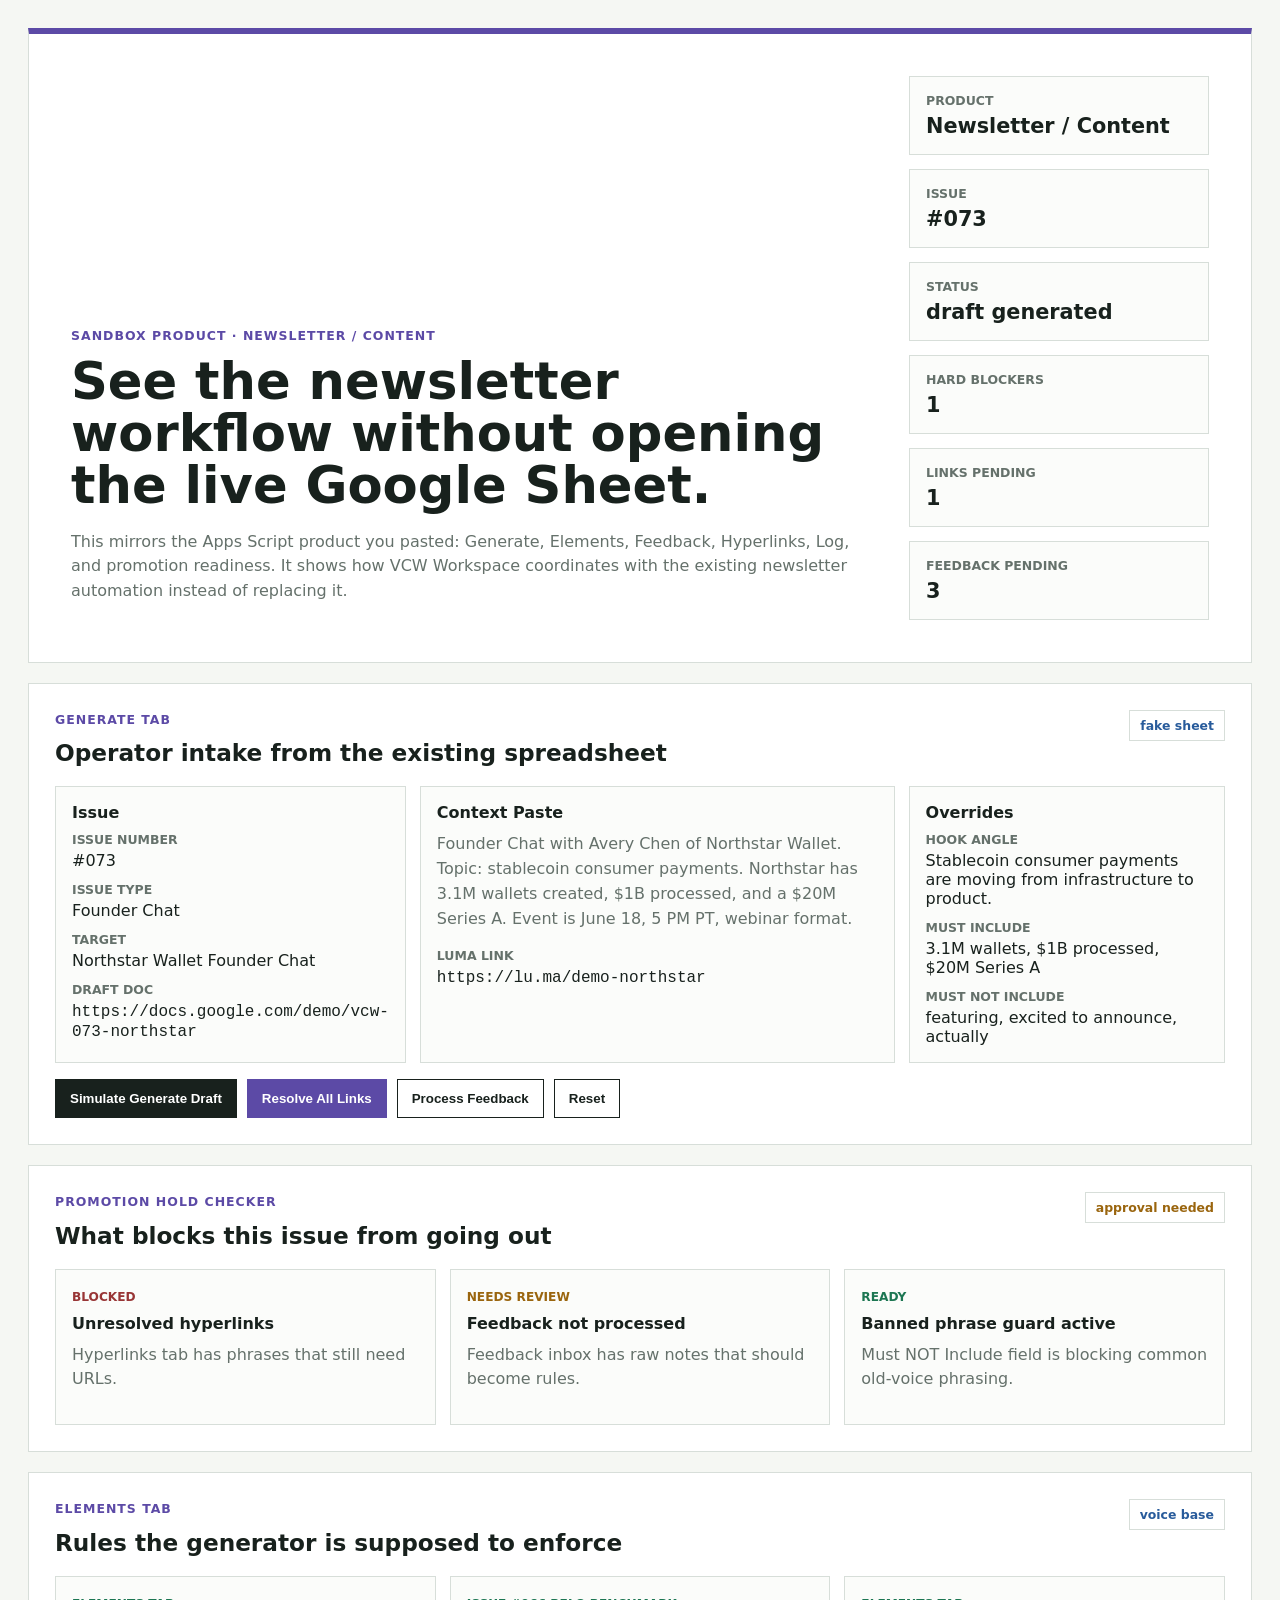
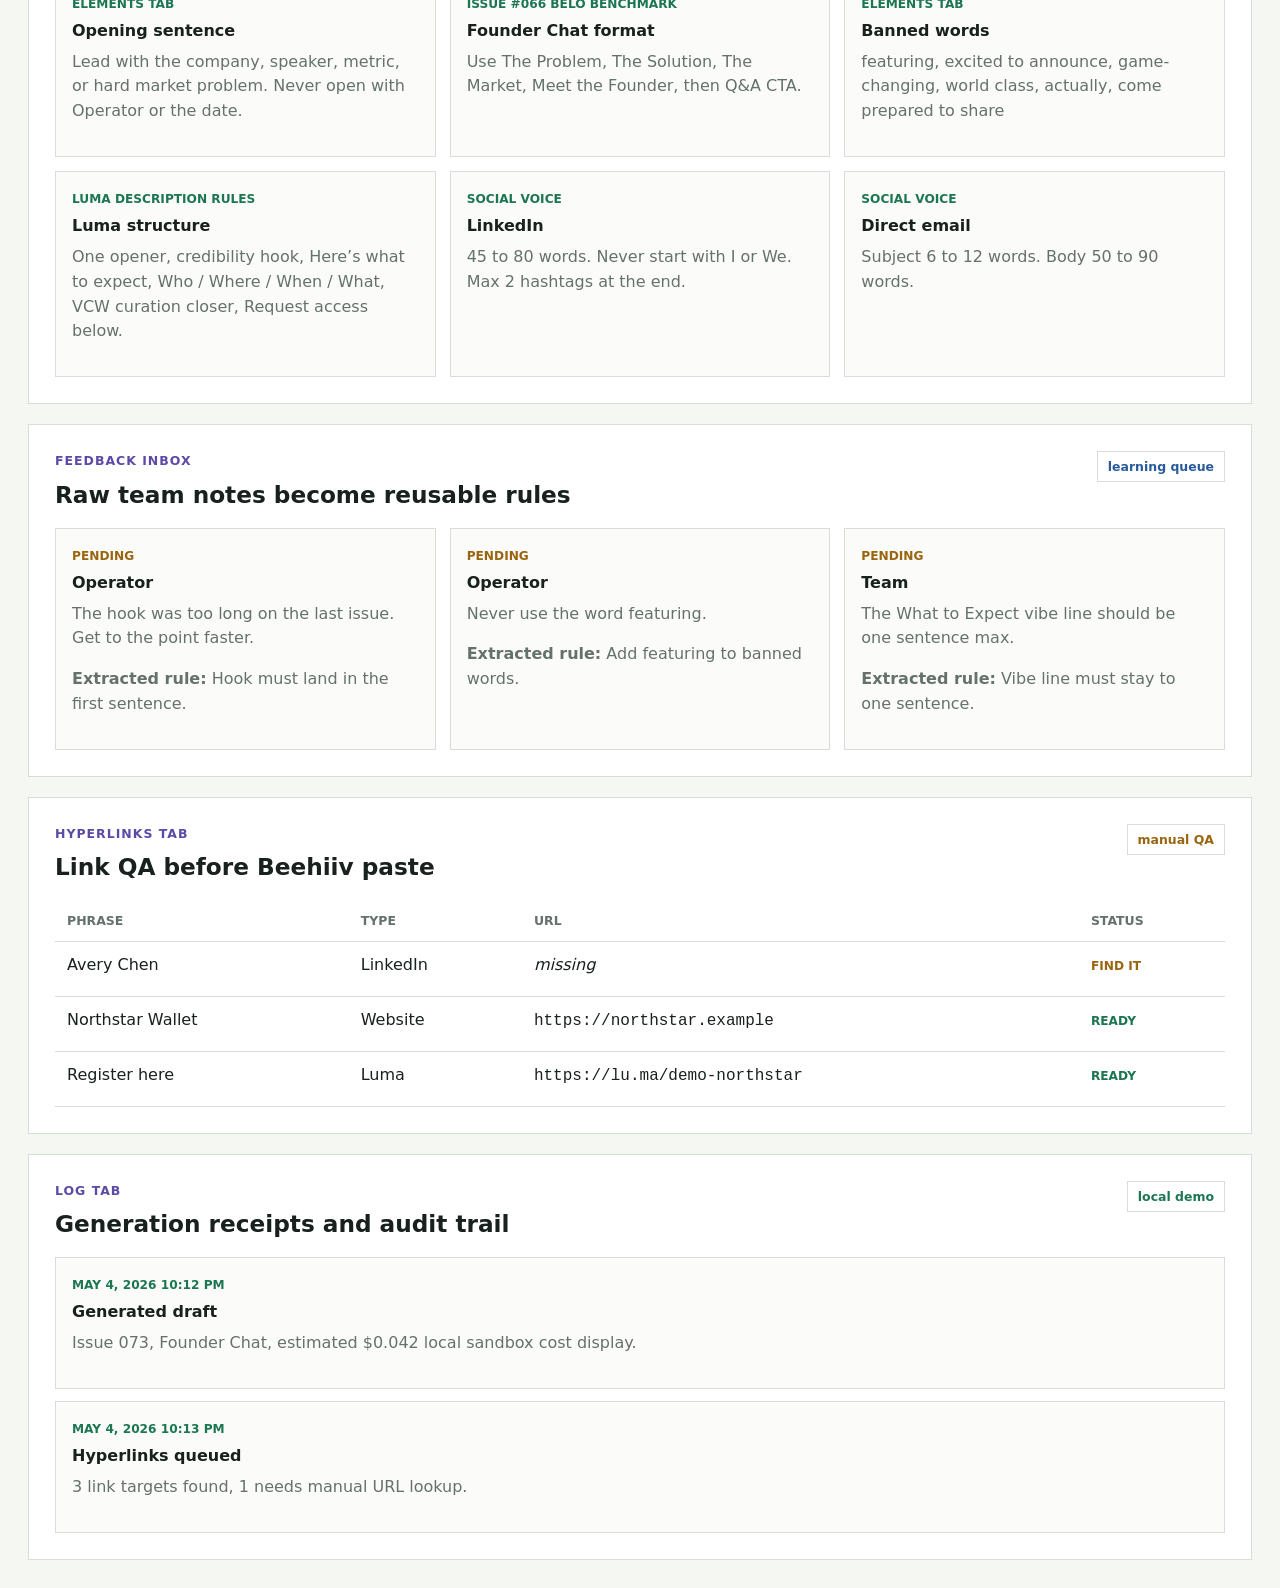
<file: embeds/sandbox/demo/newsletter-console.html>
<!doctype html>
<html lang="en">
  <head>
    <meta charset="utf-8">
    <meta name="viewport" content="width=device-width, initial-scale=1">
    <title>VCW Newsletter Sandbox</title>
    <link rel="stylesheet" href="newsletter-console.css">
  </head>
  <body>
    <aside class="sidebar">
      <div class="brand">
        <span>VCW</span>
        <div>
          <strong>Newsletter Sandbox</strong>
          <small>Content automation demo</small>
        </div>
      </div>
      <div class="side-note">
        <strong>Boundary</strong>
        <span>Fake sheet state. No Claude call, no Luma scrape, no Google Doc write, no Beehiiv publish.</span>
      </div>
    </aside>

    <main>
      <header class="hero product-newsletter">
        <div>
          <p class="eyebrow">Sandbox product · Newsletter / Content</p>
          <h1>See the newsletter workflow without opening the live Google Sheet.</h1>
          <p>
            This mirrors the Apps Script product you pasted: Generate, Elements, Feedback,
            Hyperlinks, Log, and promotion readiness. It shows how VCW Workspace coordinates
            with the existing newsletter automation instead of replacing it.
          </p>
        </div>
        <div class="metrics" id="metrics"></div>
      </header>

      <section class="panel" id="generate">
        <div class="panel-heading">
          <div>
            <p class="eyebrow">Generate tab</p>
            <h2>Operator intake from the existing spreadsheet</h2>
          </div>
          <span class="pill">fake sheet</span>
        </div>
        <div class="generate-grid">
          <article class="form-card" id="issueCard"></article>
          <article class="form-card" id="contextCard"></article>
          <article class="form-card" id="overrideCard"></article>
        </div>
        <div class="actions">
          <button type="button" id="simulateButton">Simulate Generate Draft</button>
          <button type="button" id="resolveLinksButton" class="secondary">Resolve All Links</button>
          <button type="button" id="learnButton" class="ghost">Process Feedback</button>
          <button type="button" id="resetButton" class="ghost">Reset</button>
        </div>
      </section>

      <section class="panel" id="readiness">
        <div class="panel-heading">
          <div>
            <p class="eyebrow">Promotion hold checker</p>
            <h2>What blocks this issue from going out</h2>
          </div>
          <span class="pill warn">approval needed</span>
        </div>
        <div class="readiness-grid" id="readinessGrid"></div>
      </section>

      <section class="panel" id="elements">
        <div class="panel-heading">
          <div>
            <p class="eyebrow">Elements tab</p>
            <h2>Rules the generator is supposed to enforce</h2>
          </div>
          <span class="pill">voice base</span>
        </div>
        <div class="rules-grid" id="rulesGrid"></div>
      </section>

      <section class="panel" id="feedback">
        <div class="panel-heading">
          <div>
            <p class="eyebrow">Feedback inbox</p>
            <h2>Raw team notes become reusable rules</h2>
          </div>
          <span class="pill">learning queue</span>
        </div>
        <div class="feedback-grid" id="feedbackGrid"></div>
      </section>

      <section class="panel" id="links">
        <div class="panel-heading">
          <div>
            <p class="eyebrow">Hyperlinks tab</p>
            <h2>Link QA before Beehiiv paste</h2>
          </div>
          <span class="pill warn">manual QA</span>
        </div>
        <div class="table-wrap">
          <table>
            <thead>
              <tr>
                <th>Phrase</th>
                <th>Type</th>
                <th>URL</th>
                <th>Status</th>
              </tr>
            </thead>
            <tbody id="linksBody"></tbody>
          </table>
        </div>
      </section>

      <section class="panel" id="log">
        <div class="panel-heading">
          <div>
            <p class="eyebrow">Log tab</p>
            <h2>Generation receipts and audit trail</h2>
          </div>
          <span class="pill good">local demo</span>
        </div>
        <div class="log-stack" id="logStack"></div>
      </section>
    </main>

    <div class="toast" id="toast"></div>
    <script src="newsletter-console.js?v=20260519-clickable"></script>
  </body>
</html>
</file>
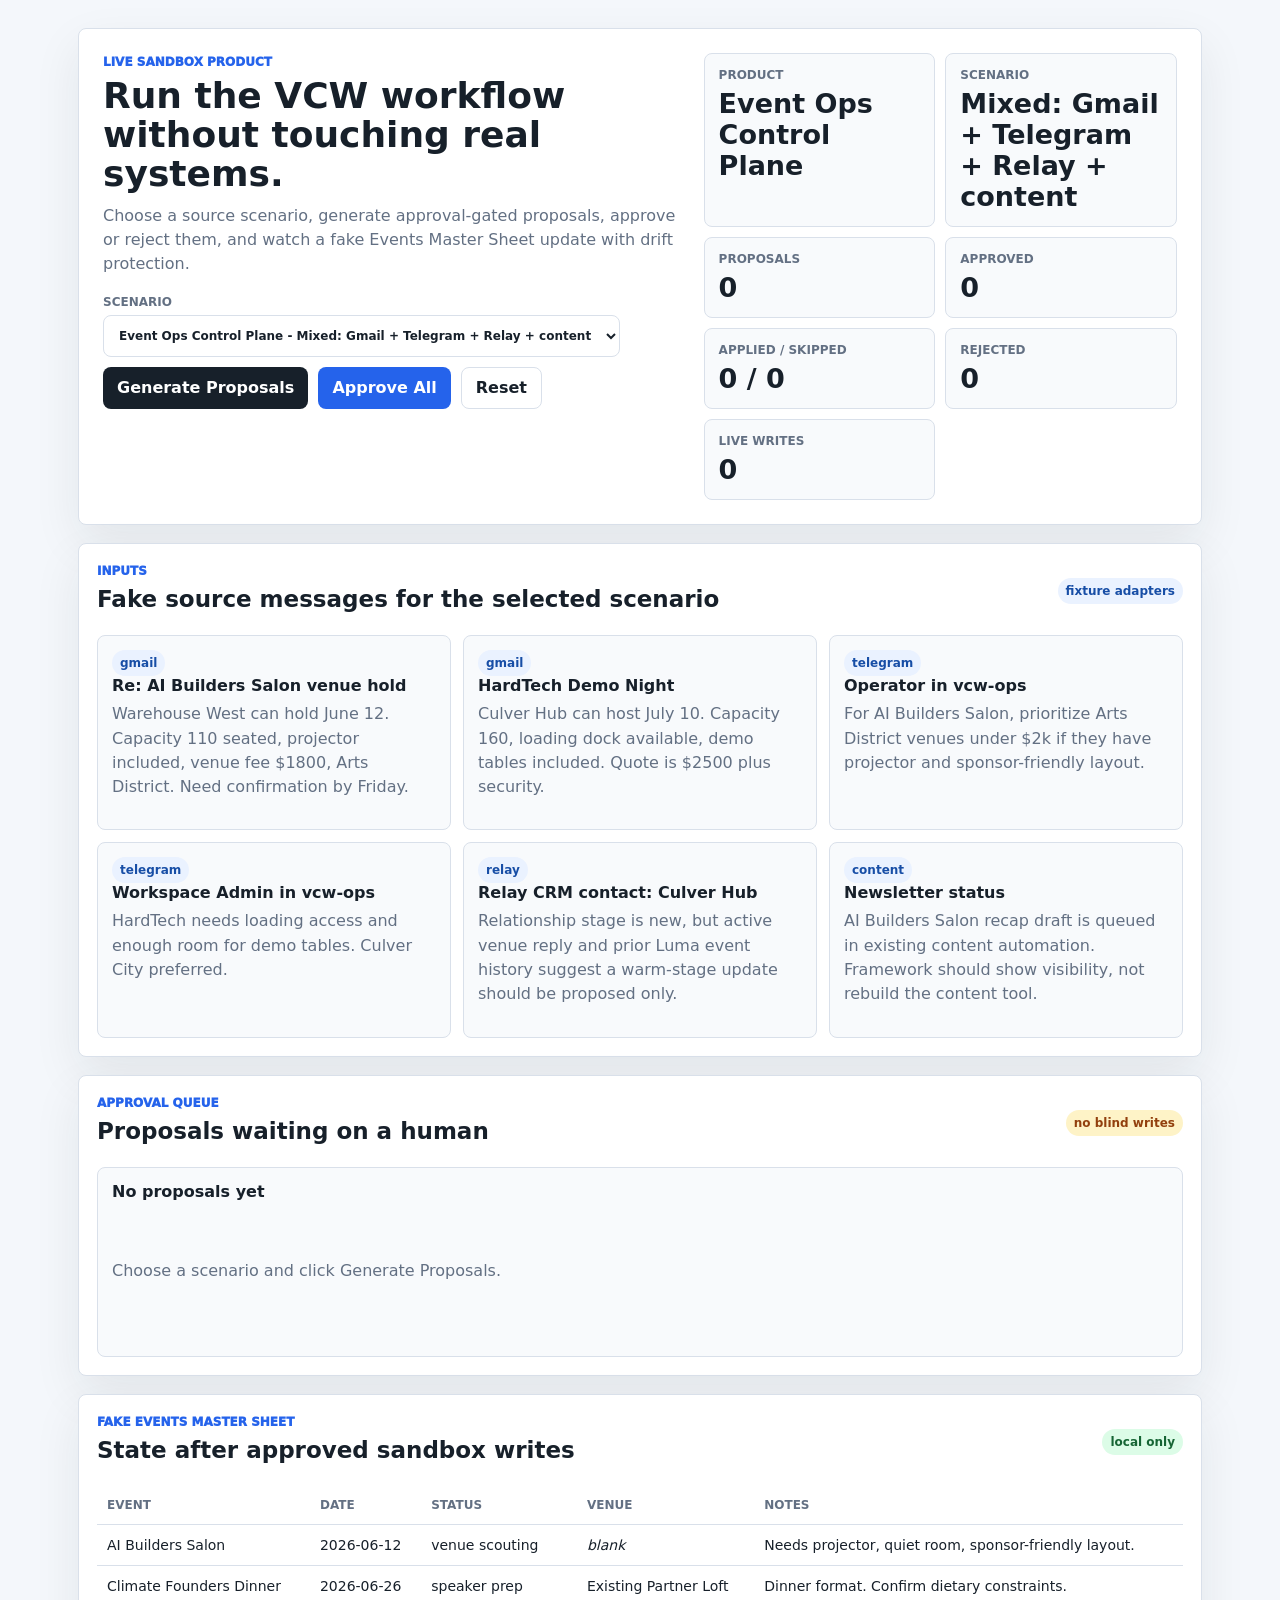
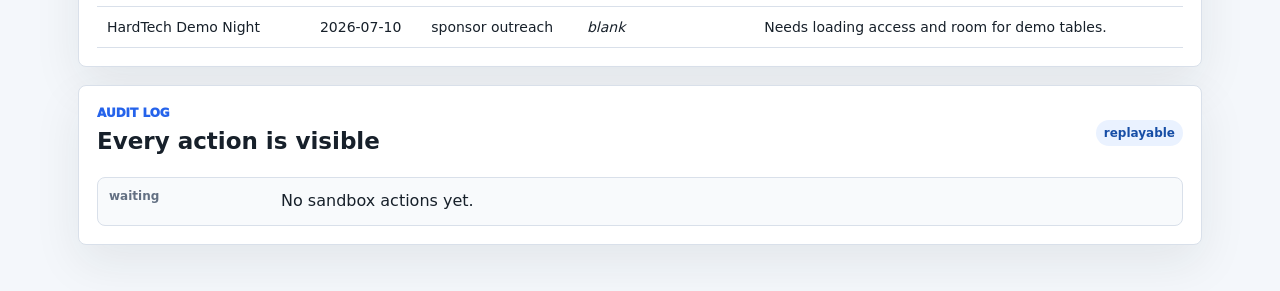
<file: embeds/sandbox/demo/operator-console.html>
<!doctype html>
<html lang="en">
  <head>
    <meta charset="utf-8">
    <meta name="viewport" content="width=device-width, initial-scale=1">
    <title>VCW Sandbox Operator Console</title>
    <link rel="stylesheet" href="operator-console.css">
  </head>
  <body>
    <aside class="sidebar">
      <div class="brand">
        <span>VCW</span>
        <div>
          <strong>Sandbox Console</strong>
          <small>Local product demo</small>
        </div>
      </div>
      <div class="side-note">
        <strong>Safety</strong>
        <span>No Gmail, Telegram, Google Sheets, Relay, or Luma connection. This is a local operating sandbox.</span>
      </div>
    </aside>

    <main>
      <header class="hero" id="run">
        <div>
          <p class="eyebrow">Live sandbox product</p>
          <h1>Run the VCW workflow without touching real systems.</h1>
          <p>
            Choose a source scenario, generate approval-gated proposals, approve or reject them,
            and watch a fake Events Master Sheet update with drift protection.
          </p>
          <div class="controls">
            <label>
              Scenario
              <select id="scenarioSelect"></select>
            </label>
            <button type="button" id="generateButton">Generate Proposals</button>
            <button type="button" id="approveAllButton" class="secondary">Approve All</button>
            <button type="button" id="resetButton" class="ghost">Reset</button>
          </div>
        </div>
        <div class="metrics" id="metrics"></div>
      </header>

      <section class="panel" id="inbox">
        <div class="panel-heading">
          <div>
            <p class="eyebrow">Inputs</p>
            <h2>Fake source messages for the selected scenario</h2>
          </div>
          <span class="pill">fixture adapters</span>
        </div>
        <div class="message-grid" id="messageGrid"></div>
      </section>

      <section class="panel" id="proposals">
        <div class="panel-heading">
          <div>
            <p class="eyebrow">Approval queue</p>
            <h2>Proposals waiting on a human</h2>
          </div>
          <span class="pill warn">no blind writes</span>
        </div>
        <div class="proposal-grid" id="proposalGrid"></div>
      </section>

      <section class="panel" id="sheet">
        <div class="panel-heading">
          <div>
            <p class="eyebrow">Fake Events Master Sheet</p>
            <h2>State after approved sandbox writes</h2>
          </div>
          <span class="pill good">local only</span>
        </div>
        <div class="table-wrap">
          <table>
            <thead>
              <tr>
                <th>Event</th>
                <th>Date</th>
                <th>Status</th>
                <th>Venue</th>
                <th>Notes</th>
              </tr>
            </thead>
            <tbody id="sheetBody"></tbody>
          </table>
        </div>
      </section>

      <section class="panel" id="audit">
        <div class="panel-heading">
          <div>
            <p class="eyebrow">Audit log</p>
            <h2>Every action is visible</h2>
          </div>
          <span class="pill">replayable</span>
        </div>
        <div class="audit-log" id="auditLog"></div>
      </section>

    </main>

    <div class="toast" id="toast"></div>
    <script src="operator-console.js?v=20260519-clickable"></script>
  </body>
</html>
</file>
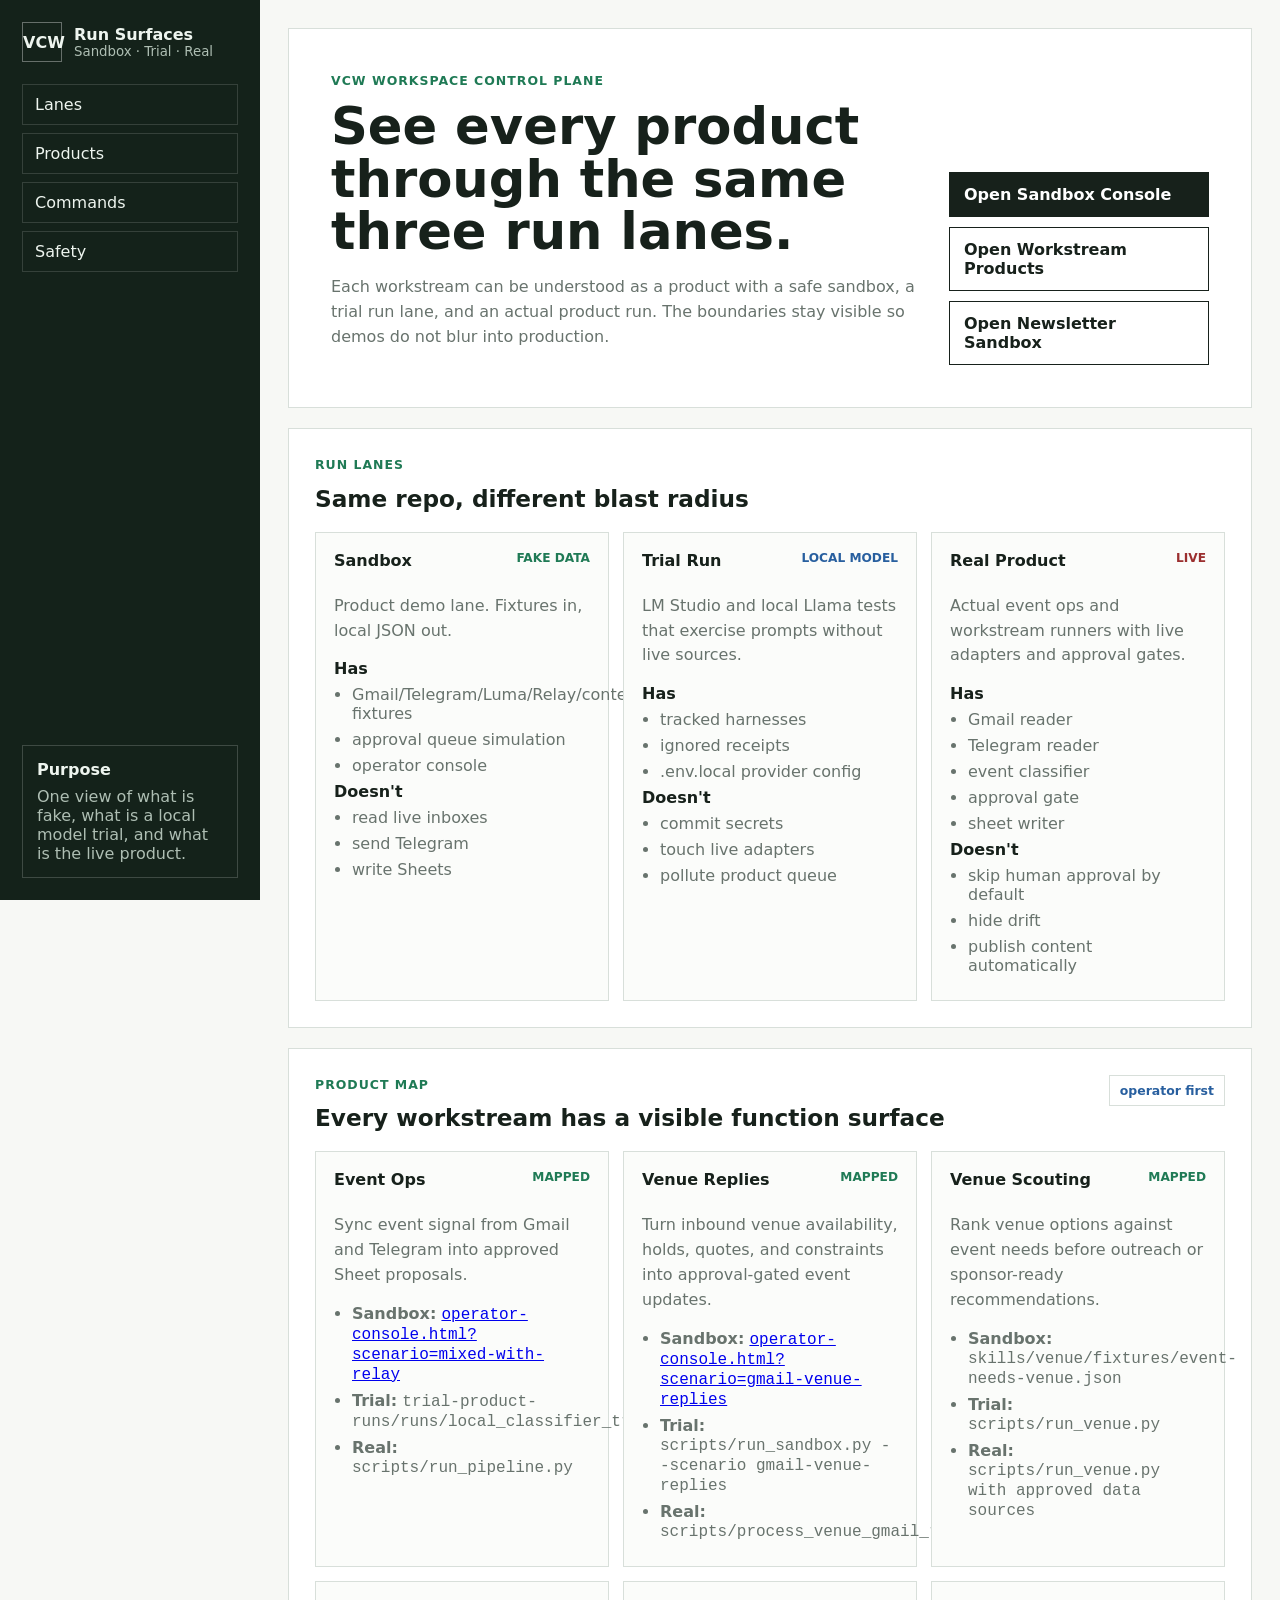
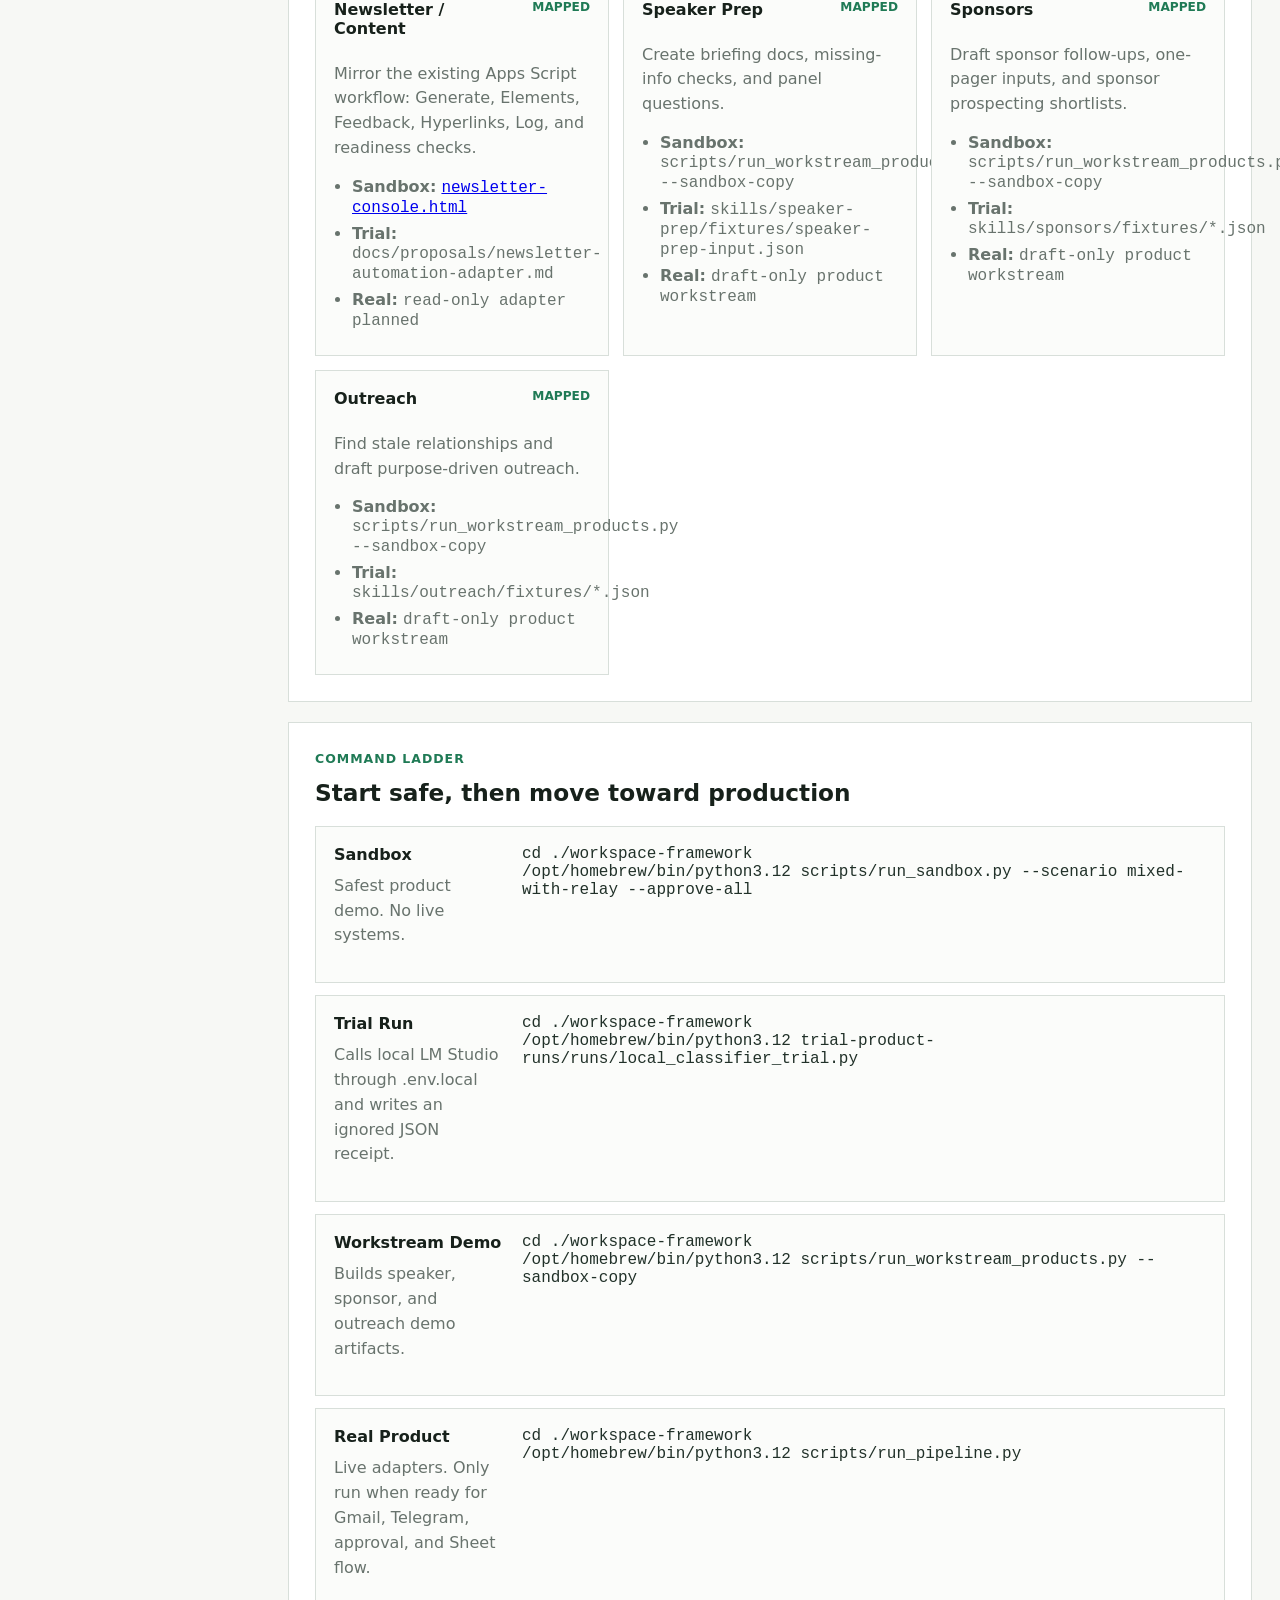
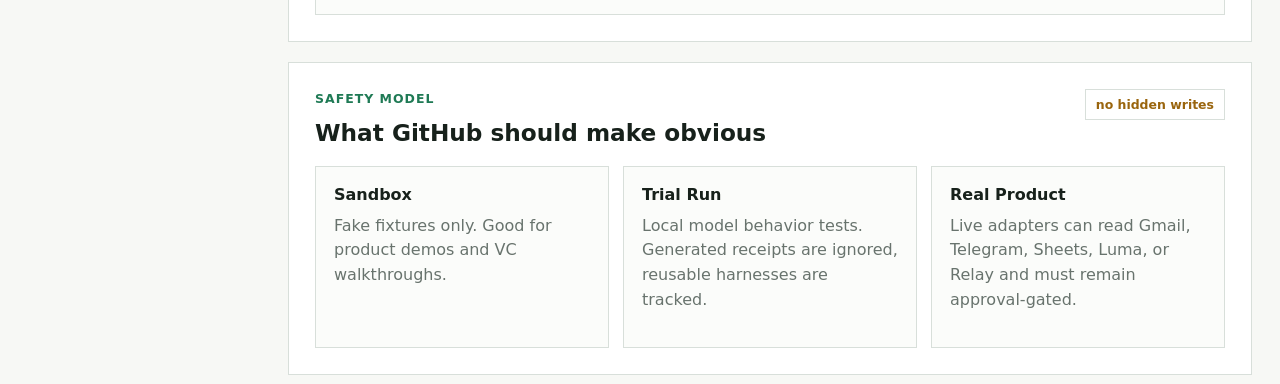
<file: embeds/sandbox/demo/run-surfaces.html>
<!doctype html>
<html lang="en">
  <head>
    <meta charset="utf-8">
    <meta name="viewport" content="width=device-width, initial-scale=1">
    <title>VCW Run Surfaces</title>
    <link rel="stylesheet" href="run-surfaces.css">
  </head>
  <body>
    <aside class="rail">
      <div class="brand">
        <span>VCW</span>
        <div>
          <strong>Run Surfaces</strong>
          <small>Sandbox · Trial · Real</small>
        </div>
      </div>
      <nav>
        <a href="#lanes">Lanes</a>
        <a href="#products">Products</a>
        <a href="#commands">Commands</a>
        <a href="#safety">Safety</a>
      </nav>
      <div class="rail-card">
        <strong>Purpose</strong>
        <span>One view of what is fake, what is a local model trial, and what is the live product.</span>
      </div>
    </aside>

    <main>
      <header class="hero">
        <div>
          <p class="eyebrow">VCW Workspace control plane</p>
          <h1>See every product through the same three run lanes.</h1>
          <p>
            Each workstream can be understood as a product with a safe sandbox, a trial run lane,
            and an actual product run. The boundaries stay visible so demos do not blur into production.
          </p>
        </div>
        <div class="hero-actions">
          <a href="operator-console.html">Open Sandbox Console</a>
          <a href="workstream-products.html">Open Workstream Products</a>
          <a href="newsletter-console.html">Open Newsletter Sandbox</a>
        </div>
      </header>

      <section class="panel" id="lanes">
        <div class="heading">
          <div>
            <p class="eyebrow">Run lanes</p>
            <h2>Same repo, different blast radius</h2>
          </div>
        </div>
        <div class="lane-grid" id="laneGrid"></div>
      </section>

      <section class="panel" id="products">
        <div class="heading">
          <div>
            <p class="eyebrow">Product map</p>
            <h2>Every workstream has a visible function surface</h2>
          </div>
          <span class="pill">operator first</span>
        </div>
        <div class="product-grid" id="productGrid"></div>
      </section>

      <section class="panel" id="commands">
        <div class="heading">
          <div>
            <p class="eyebrow">Command ladder</p>
            <h2>Start safe, then move toward production</h2>
          </div>
        </div>
        <div class="command-stack" id="commandStack"></div>
      </section>

      <section class="panel" id="safety">
        <div class="heading">
          <div>
            <p class="eyebrow">Safety model</p>
            <h2>What GitHub should make obvious</h2>
          </div>
          <span class="pill warn">no hidden writes</span>
        </div>
        <div class="safety-grid">
          <article>
            <h3>Sandbox</h3>
            <p>Fake fixtures only. Good for product demos and VC walkthroughs.</p>
          </article>
          <article>
            <h3>Trial Run</h3>
            <p>Local model behavior tests. Generated receipts are ignored, reusable harnesses are tracked.</p>
          </article>
          <article>
            <h3>Real Product</h3>
            <p>Live adapters can read Gmail, Telegram, Sheets, Luma, or Relay and must remain approval-gated.</p>
          </article>
        </div>
      </section>
    </main>

    <script src="run-surfaces.js?v=20260519-clickable"></script>
  </body>
</html>
</file>
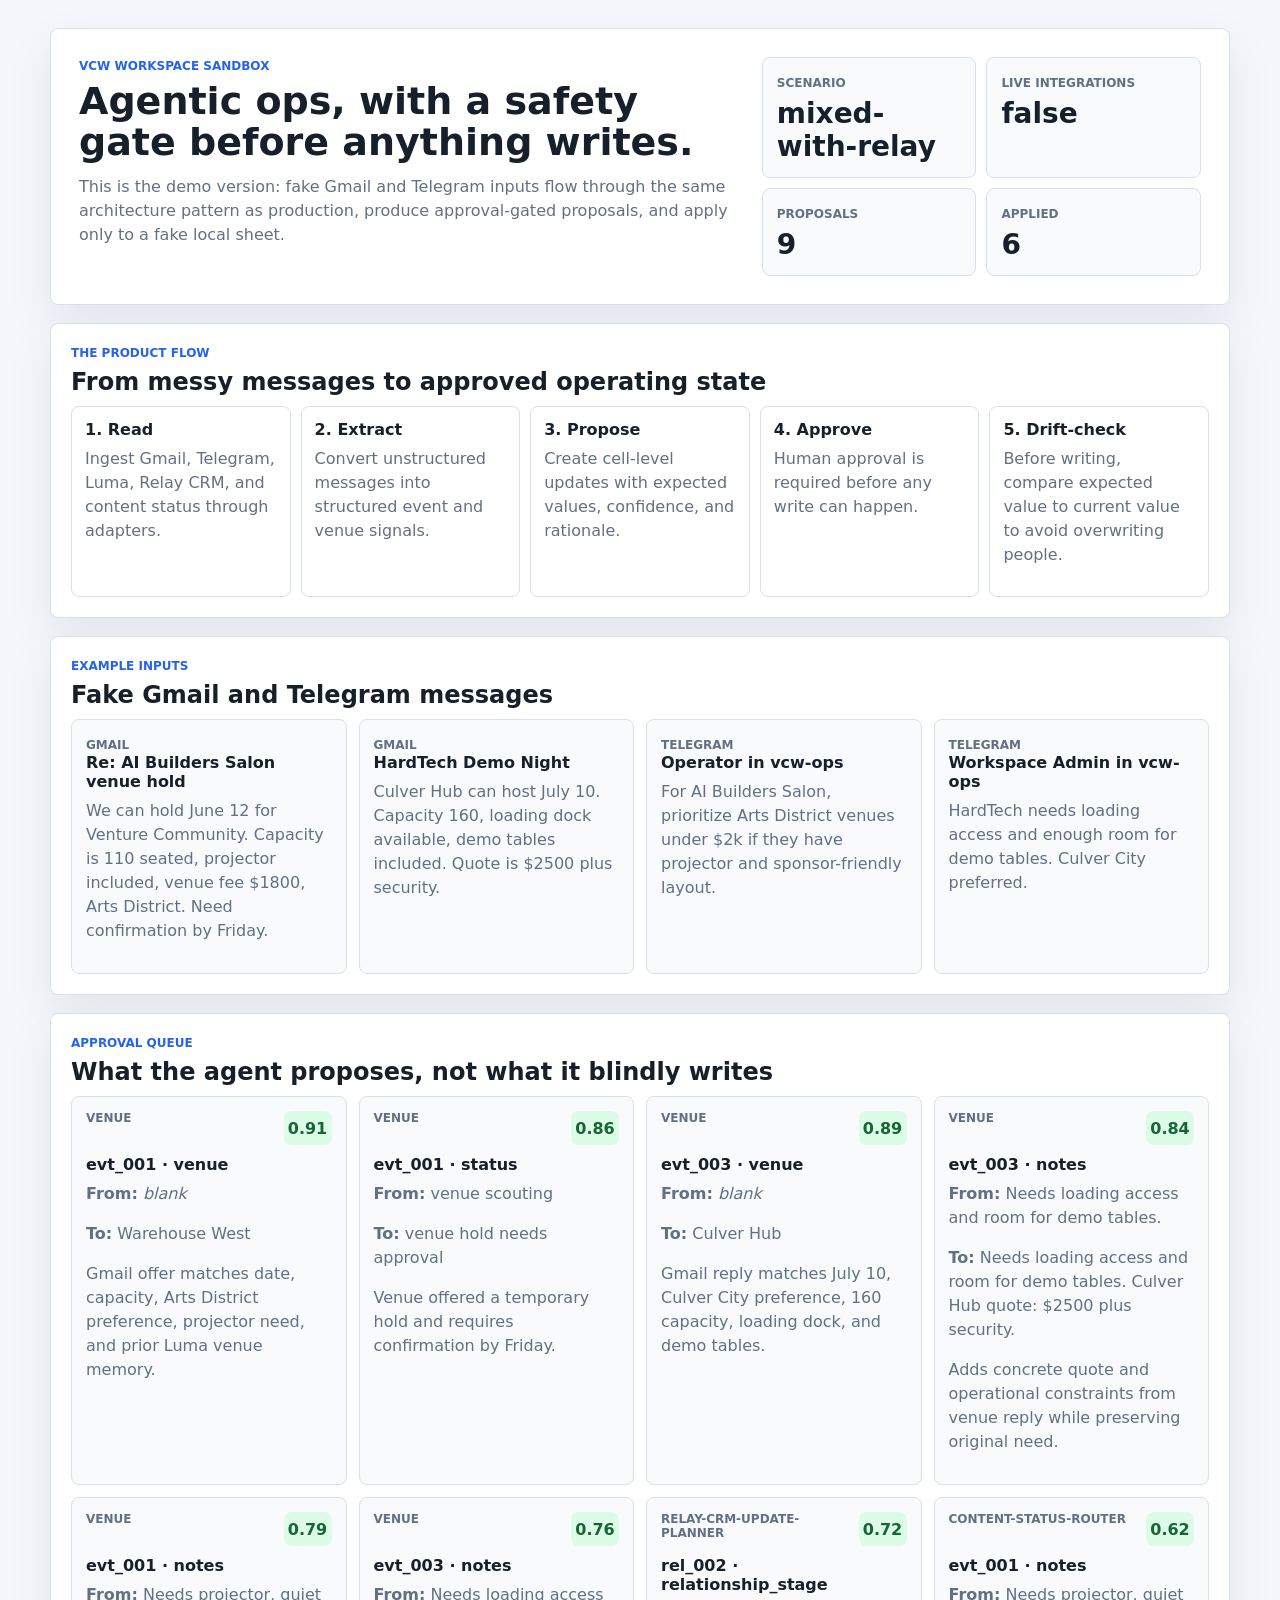
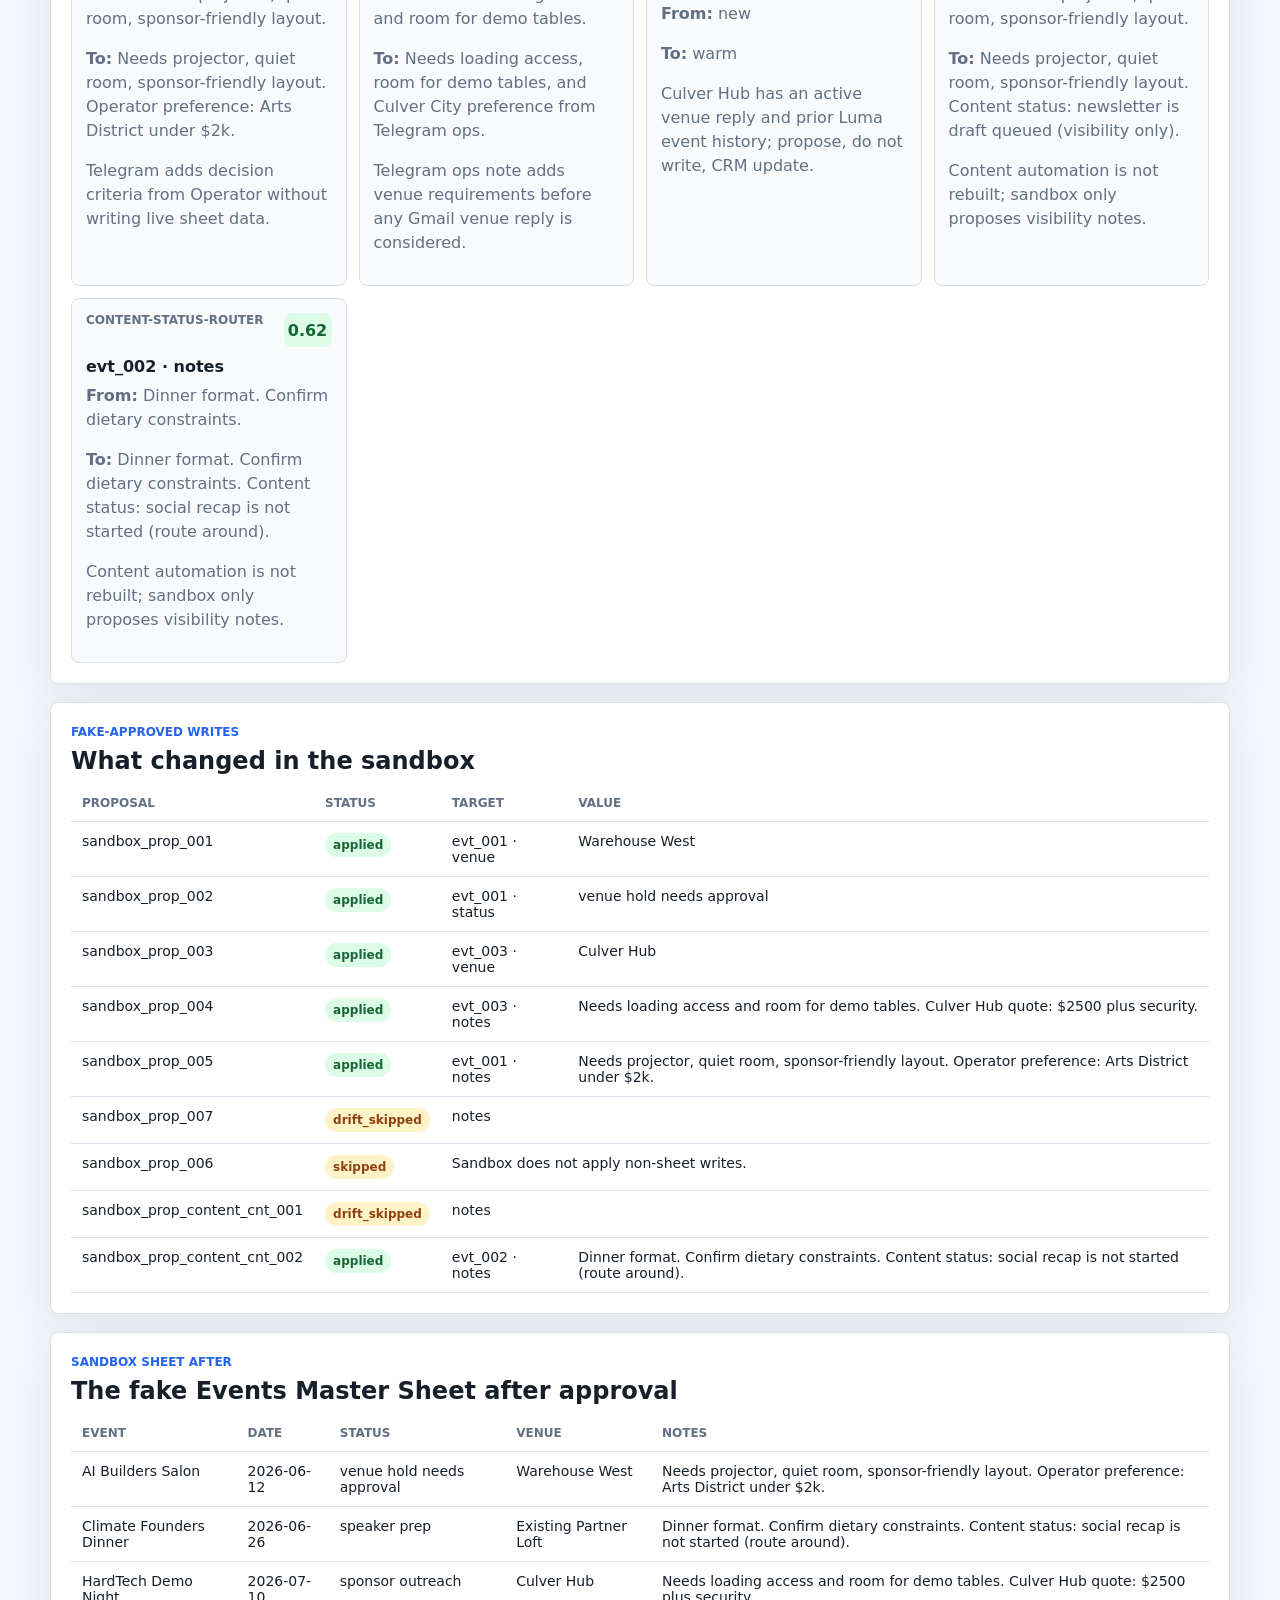
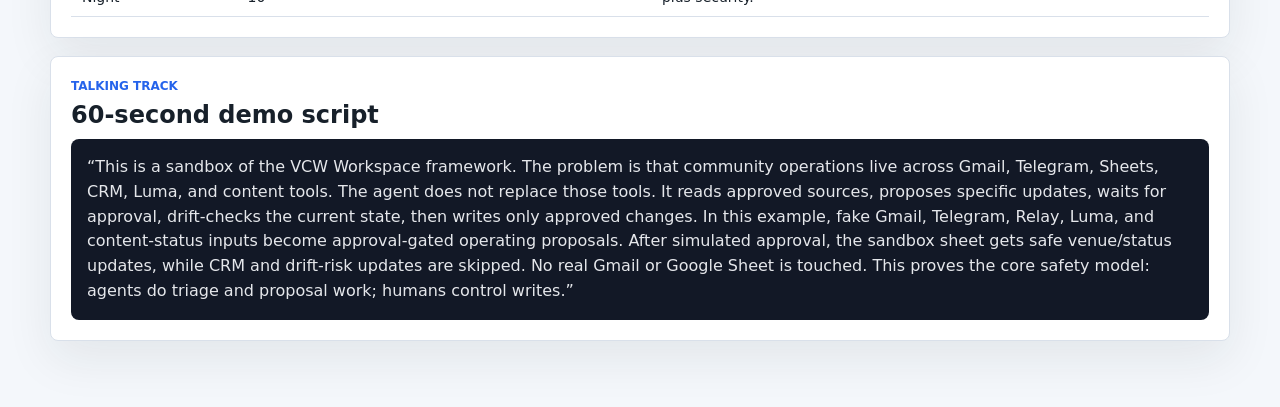
<file: embeds/sandbox/demo/vc-demo.html>
<!doctype html>
<html lang="en">
  <head>
    <meta charset="utf-8">
    <meta name="viewport" content="width=device-width, initial-scale=1">
    <title>VCW Workspace Sandbox Demo</title>
    <style>
      :root {
        --ink: #17202a;
        --muted: #637083;
        --line: #d9e0ea;
        --bg: #f4f7fb;
        --panel: #fff;
        --soft: #f8fafc;
        --blue: #2563eb;
        --green: #178657;
        --amber: #a16207;
      }
      * { box-sizing: border-box; }
      body {
        margin: 0;
        font-family: Inter, ui-sans-serif, system-ui, -apple-system, BlinkMacSystemFont, "Segoe UI", sans-serif;
        color: var(--ink);
        background: var(--bg);
      }
      main {
        width: min(1180px, calc(100vw - 32px));
        margin: 0 auto;
        padding: 28px 0 48px;
      }
      .hero, section {
        background: var(--panel);
        border: 1px solid var(--line);
        border-radius: 8px;
        box-shadow: 0 18px 48px rgba(23, 32, 42, 0.08);
      }
      .hero {
        display: grid;
        grid-template-columns: 1.2fr 0.8fr;
        gap: 24px;
        padding: 28px;
        margin-bottom: 18px;
      }
      section {
        padding: 20px;
        margin-bottom: 18px;
      }
      h1, h2, h3, p { margin-top: 0; }
      h1 { font-size: 38px; line-height: 1.08; margin-bottom: 12px; }
      h2 { font-size: 24px; margin-bottom: 10px; }
      h3 { font-size: 16px; margin-bottom: 8px; }
      p { color: var(--muted); line-height: 1.5; }
      .eyebrow {
        color: var(--blue);
        text-transform: uppercase;
        font-size: 12px;
        font-weight: 900;
        letter-spacing: 0;
        margin-bottom: 6px;
      }
      .metrics {
        display: grid;
        grid-template-columns: repeat(2, minmax(0, 1fr));
        gap: 10px;
      }
      .metric, .proposal, .message {
        border: 1px solid var(--line);
        border-radius: 8px;
        background: var(--soft);
        padding: 14px;
      }
      .metric span, .message span, .proposal-top span {
        color: var(--muted);
        font-size: 12px;
        font-weight: 900;
        text-transform: uppercase;
      }
      .metric strong {
        display: block;
        margin-top: 6px;
        font-size: 28px;
      }
      .flow {
        display: grid;
        grid-template-columns: repeat(5, minmax(0, 1fr));
        gap: 10px;
      }
      .step {
        border: 1px solid var(--line);
        border-radius: 8px;
        padding: 13px;
        background: #fff;
        min-height: 118px;
      }
      .grid {
        display: grid;
        grid-template-columns: repeat(auto-fit, minmax(260px, 1fr));
        gap: 12px;
      }
      .proposal-top {
        display: flex;
        justify-content: space-between;
        gap: 10px;
        margin-bottom: 10px;
      }
      .proposal-top strong {
        display: grid;
        place-items: center;
        min-width: 48px;
        height: 34px;
        border-radius: 8px;
        background: #dcfce7;
        color: #166534;
      }
      table {
        width: 100%;
        border-collapse: collapse;
        font-size: 14px;
      }
      th, td {
        border-bottom: 1px solid var(--line);
        padding: 11px;
        text-align: left;
        vertical-align: top;
      }
      th { color: var(--muted); font-size: 12px; text-transform: uppercase; }
      .pill {
        display: inline-flex;
        padding: 5px 8px;
        border-radius: 999px;
        font-size: 12px;
        font-weight: 900;
      }
      .good { background: #dcfce7; color: #166534; }
      .warn { background: #fef3c7; color: #92400e; }
      .muted { color: var(--muted); }
      .script {
        background: #121826;
        color: #e5e7eb;
        border-radius: 8px;
        padding: 16px;
        line-height: 1.55;
      }
      code {
        background: #eaf2ff;
        color: #174ea6;
        padding: 2px 5px;
        border-radius: 6px;
      }
      @media (max-width: 820px) {
        .hero, .flow { grid-template-columns: 1fr; }
      }
    </style>
  </head>
  <body>
    <main>
      <header class="hero">
        <div>
          <p class="eyebrow">VCW Workspace Sandbox</p>
          <h1>Agentic ops, with a safety gate before anything writes.</h1>
          <p>This is the demo version: fake Gmail and Telegram inputs flow through the same architecture pattern as production, produce approval-gated proposals, and apply only to a fake local sheet.</p>
        </div>
        <div class="metrics">
          <article class="metric"><span>Scenario</span><strong>mixed-with-relay</strong></article>
          <article class="metric"><span>Live integrations</span><strong>false</strong></article>
          <article class="metric"><span>Proposals</span><strong>9</strong></article>
          <article class="metric"><span>Applied</span><strong>6</strong></article>
        </div>
      </header>

      <section>
        <p class="eyebrow">The product flow</p>
        <h2>From messy messages to approved operating state</h2>
        <div class="flow">
          <article class="step"><h3>1. Read</h3><p>Ingest Gmail, Telegram, Luma, Relay CRM, and content status through adapters.</p></article>
          <article class="step"><h3>2. Extract</h3><p>Convert unstructured messages into structured event and venue signals.</p></article>
          <article class="step"><h3>3. Propose</h3><p>Create cell-level updates with expected values, confidence, and rationale.</p></article>
          <article class="step"><h3>4. Approve</h3><p>Human approval is required before any write can happen.</p></article>
          <article class="step"><h3>5. Drift-check</h3><p>Before writing, compare expected value to current value to avoid overwriting people.</p></article>
        </div>
      </section>

      <section>
        <p class="eyebrow">Example inputs</p>
        <h2>Fake Gmail and Telegram messages</h2>
        <div class="grid">

      <article class="message">
        <span>gmail</span>
        <h3>Re: AI Builders Salon venue hold</h3>
        <p>We can hold June 12 for Venture Community. Capacity is 110 seated, projector included, venue fee $1800, Arts District. Need confirmation by Friday.</p>
      </article>

      <article class="message">
        <span>gmail</span>
        <h3>HardTech Demo Night</h3>
        <p>Culver Hub can host July 10. Capacity 160, loading dock available, demo tables included. Quote is $2500 plus security.</p>
      </article>


      <article class="message">
        <span>telegram</span>
        <h3>Operator in vcw-ops</h3>
        <p>For AI Builders Salon, prioritize Arts District venues under $2k if they have projector and sponsor-friendly layout.</p>
      </article>

      <article class="message">
        <span>telegram</span>
        <h3>Workspace Admin in vcw-ops</h3>
        <p>HardTech needs loading access and enough room for demo tables. Culver City preferred.</p>
      </article>

        </div>
      </section>

      <section>
        <p class="eyebrow">Approval queue</p>
        <h2>What the agent proposes, not what it blindly writes</h2>
        <div class="grid">

      <article class="proposal">
        <div class="proposal-top">
          <span>venue</span>
          <strong>0.91</strong>
        </div>
        <h3>evt_001 · venue</h3>
        <p><b>From:</b> <em>blank</em></p>
        <p><b>To:</b> Warehouse West</p>
        <p class="muted">Gmail offer matches date, capacity, Arts District preference, projector need, and prior Luma venue memory.</p>
      </article>

      <article class="proposal">
        <div class="proposal-top">
          <span>venue</span>
          <strong>0.86</strong>
        </div>
        <h3>evt_001 · status</h3>
        <p><b>From:</b> venue scouting</p>
        <p><b>To:</b> venue hold needs approval</p>
        <p class="muted">Venue offered a temporary hold and requires confirmation by Friday.</p>
      </article>

      <article class="proposal">
        <div class="proposal-top">
          <span>venue</span>
          <strong>0.89</strong>
        </div>
        <h3>evt_003 · venue</h3>
        <p><b>From:</b> <em>blank</em></p>
        <p><b>To:</b> Culver Hub</p>
        <p class="muted">Gmail reply matches July 10, Culver City preference, 160 capacity, loading dock, and demo tables.</p>
      </article>

      <article class="proposal">
        <div class="proposal-top">
          <span>venue</span>
          <strong>0.84</strong>
        </div>
        <h3>evt_003 · notes</h3>
        <p><b>From:</b> Needs loading access and room for demo tables.</p>
        <p><b>To:</b> Needs loading access and room for demo tables. Culver Hub quote: $2500 plus security.</p>
        <p class="muted">Adds concrete quote and operational constraints from venue reply while preserving original need.</p>
      </article>

      <article class="proposal">
        <div class="proposal-top">
          <span>venue</span>
          <strong>0.79</strong>
        </div>
        <h3>evt_001 · notes</h3>
        <p><b>From:</b> Needs projector, quiet room, sponsor-friendly layout.</p>
        <p><b>To:</b> Needs projector, quiet room, sponsor-friendly layout. Operator preference: Arts District under $2k.</p>
        <p class="muted">Telegram adds decision criteria from Operator without writing live sheet data.</p>
      </article>

      <article class="proposal">
        <div class="proposal-top">
          <span>venue</span>
          <strong>0.76</strong>
        </div>
        <h3>evt_003 · notes</h3>
        <p><b>From:</b> Needs loading access and room for demo tables.</p>
        <p><b>To:</b> Needs loading access, room for demo tables, and Culver City preference from Telegram ops.</p>
        <p class="muted">Telegram ops note adds venue requirements before any Gmail venue reply is considered.</p>
      </article>

      <article class="proposal">
        <div class="proposal-top">
          <span>relay-crm-update-planner</span>
          <strong>0.72</strong>
        </div>
        <h3>rel_002 · relationship_stage</h3>
        <p><b>From:</b> new</p>
        <p><b>To:</b> warm</p>
        <p class="muted">Culver Hub has an active venue reply and prior Luma event history; propose, do not write, CRM update.</p>
      </article>

      <article class="proposal">
        <div class="proposal-top">
          <span>content-status-router</span>
          <strong>0.62</strong>
        </div>
        <h3>evt_001 · notes</h3>
        <p><b>From:</b> Needs projector, quiet room, sponsor-friendly layout.</p>
        <p><b>To:</b> Needs projector, quiet room, sponsor-friendly layout. Content status: newsletter is draft queued (visibility only).</p>
        <p class="muted">Content automation is not rebuilt; sandbox only proposes visibility notes.</p>
      </article>

      <article class="proposal">
        <div class="proposal-top">
          <span>content-status-router</span>
          <strong>0.62</strong>
        </div>
        <h3>evt_002 · notes</h3>
        <p><b>From:</b> Dinner format. Confirm dietary constraints.</p>
        <p><b>To:</b> Dinner format. Confirm dietary constraints. Content status: social recap is not started (route around).</p>
        <p class="muted">Content automation is not rebuilt; sandbox only proposes visibility notes.</p>
      </article>

        </div>
      </section>

      <section>
        <p class="eyebrow">Fake-approved writes</p>
        <h2>What changed in the sandbox</h2>
        <table>
          <thead><tr><th>Proposal</th><th>Status</th><th>Target</th><th>Value</th></tr></thead>
          <tbody>
      <tr>
        <td>sandbox_prop_001</td>
        <td><span class="pill good">applied</span></td>
        <td>evt_001 · venue</td>
        <td>Warehouse West</td>
      </tr>

      <tr>
        <td>sandbox_prop_002</td>
        <td><span class="pill good">applied</span></td>
        <td>evt_001 · status</td>
        <td>venue hold needs approval</td>
      </tr>

      <tr>
        <td>sandbox_prop_003</td>
        <td><span class="pill good">applied</span></td>
        <td>evt_003 · venue</td>
        <td>Culver Hub</td>
      </tr>

      <tr>
        <td>sandbox_prop_004</td>
        <td><span class="pill good">applied</span></td>
        <td>evt_003 · notes</td>
        <td>Needs loading access and room for demo tables. Culver Hub quote: $2500 plus security.</td>
      </tr>

      <tr>
        <td>sandbox_prop_005</td>
        <td><span class="pill good">applied</span></td>
        <td>evt_001 · notes</td>
        <td>Needs projector, quiet room, sponsor-friendly layout. Operator preference: Arts District under $2k.</td>
      </tr>

          <tr>
            <td>sandbox_prop_007</td>
            <td><span class="pill warn">drift_skipped</span></td>
            <td colspan="2">notes</td>
          </tr>

          <tr>
            <td>sandbox_prop_006</td>
            <td><span class="pill warn">skipped</span></td>
            <td colspan="2">Sandbox does not apply non-sheet writes.</td>
          </tr>

          <tr>
            <td>sandbox_prop_content_cnt_001</td>
            <td><span class="pill warn">drift_skipped</span></td>
            <td colspan="2">notes</td>
          </tr>

      <tr>
        <td>sandbox_prop_content_cnt_002</td>
        <td><span class="pill good">applied</span></td>
        <td>evt_002 · notes</td>
        <td>Dinner format. Confirm dietary constraints. Content status: social recap is not started (route around).</td>
      </tr>
    </tbody>
        </table>
      </section>

      <section>
        <p class="eyebrow">Sandbox sheet after</p>
        <h2>The fake Events Master Sheet after approval</h2>
        <table>
          <thead><tr><th>Event</th><th>Date</th><th>Status</th><th>Venue</th><th>Notes</th></tr></thead>
          <tbody>
      <tr>
        <td>AI Builders Salon</td>
        <td>2026-06-12</td>
        <td>venue hold needs approval</td>
        <td>Warehouse West</td>
        <td>Needs projector, quiet room, sponsor-friendly layout. Operator preference: Arts District under $2k.</td>
      </tr>

      <tr>
        <td>Climate Founders Dinner</td>
        <td>2026-06-26</td>
        <td>speaker prep</td>
        <td>Existing Partner Loft</td>
        <td>Dinner format. Confirm dietary constraints. Content status: social recap is not started (route around).</td>
      </tr>

      <tr>
        <td>HardTech Demo Night</td>
        <td>2026-07-10</td>
        <td>sponsor outreach</td>
        <td>Culver Hub</td>
        <td>Needs loading access and room for demo tables. Culver Hub quote: $2500 plus security.</td>
      </tr>
    </tbody>
        </table>
      </section>

      <section>
        <p class="eyebrow">Talking track</p>
        <h2>60-second demo script</h2>
        <div class="script">
          “This is a sandbox of the VCW Workspace framework. The problem is that community operations live across Gmail, Telegram, Sheets, CRM, Luma, and content tools. The agent does not replace those tools. It reads approved sources, proposes specific updates, waits for approval, drift-checks the current state, then writes only approved changes. In this example, fake Gmail, Telegram, Relay, Luma, and content-status inputs become approval-gated operating proposals. After simulated approval, the sandbox sheet gets safe venue/status updates, while CRM and drift-risk updates are skipped. No real Gmail or Google Sheet is touched. This proves the core safety model: agents do triage and proposal work; humans control writes.”
        </div>
      </section>
    </main>
  </body>
</html>
</file>
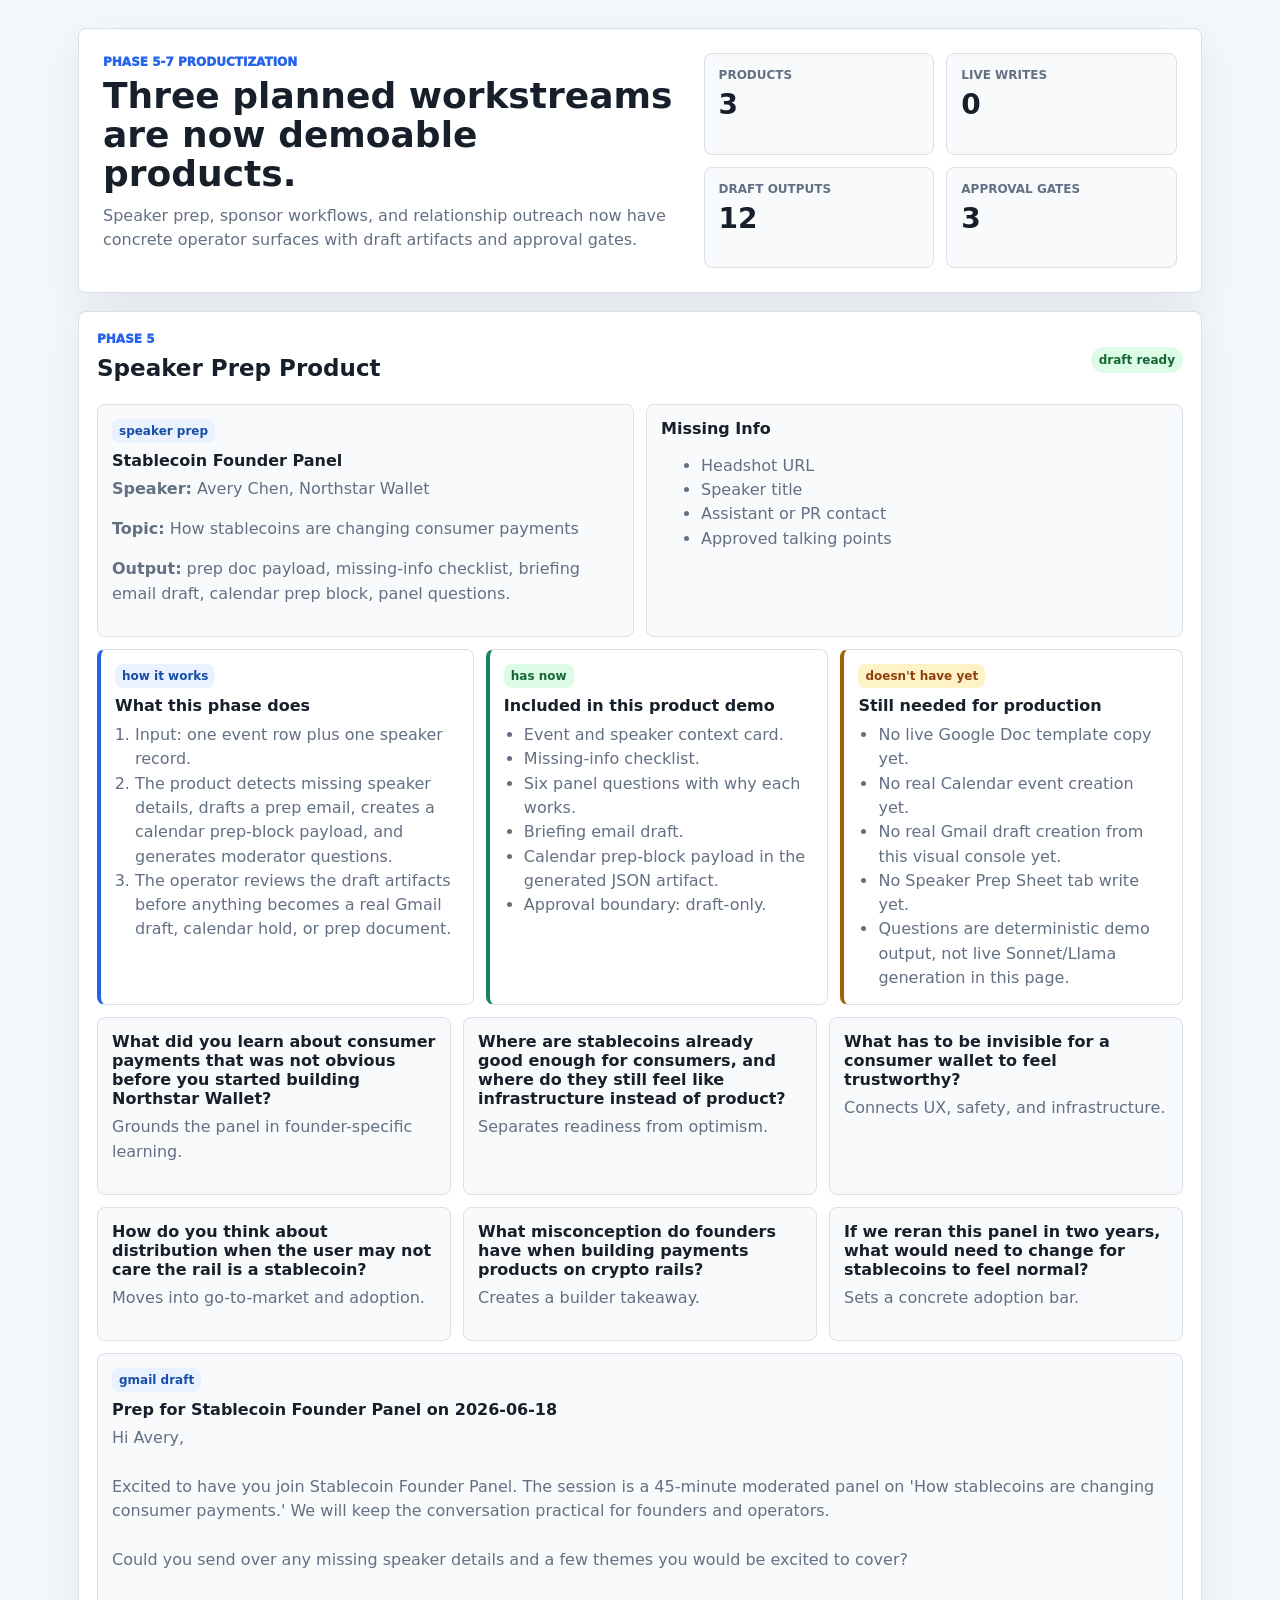
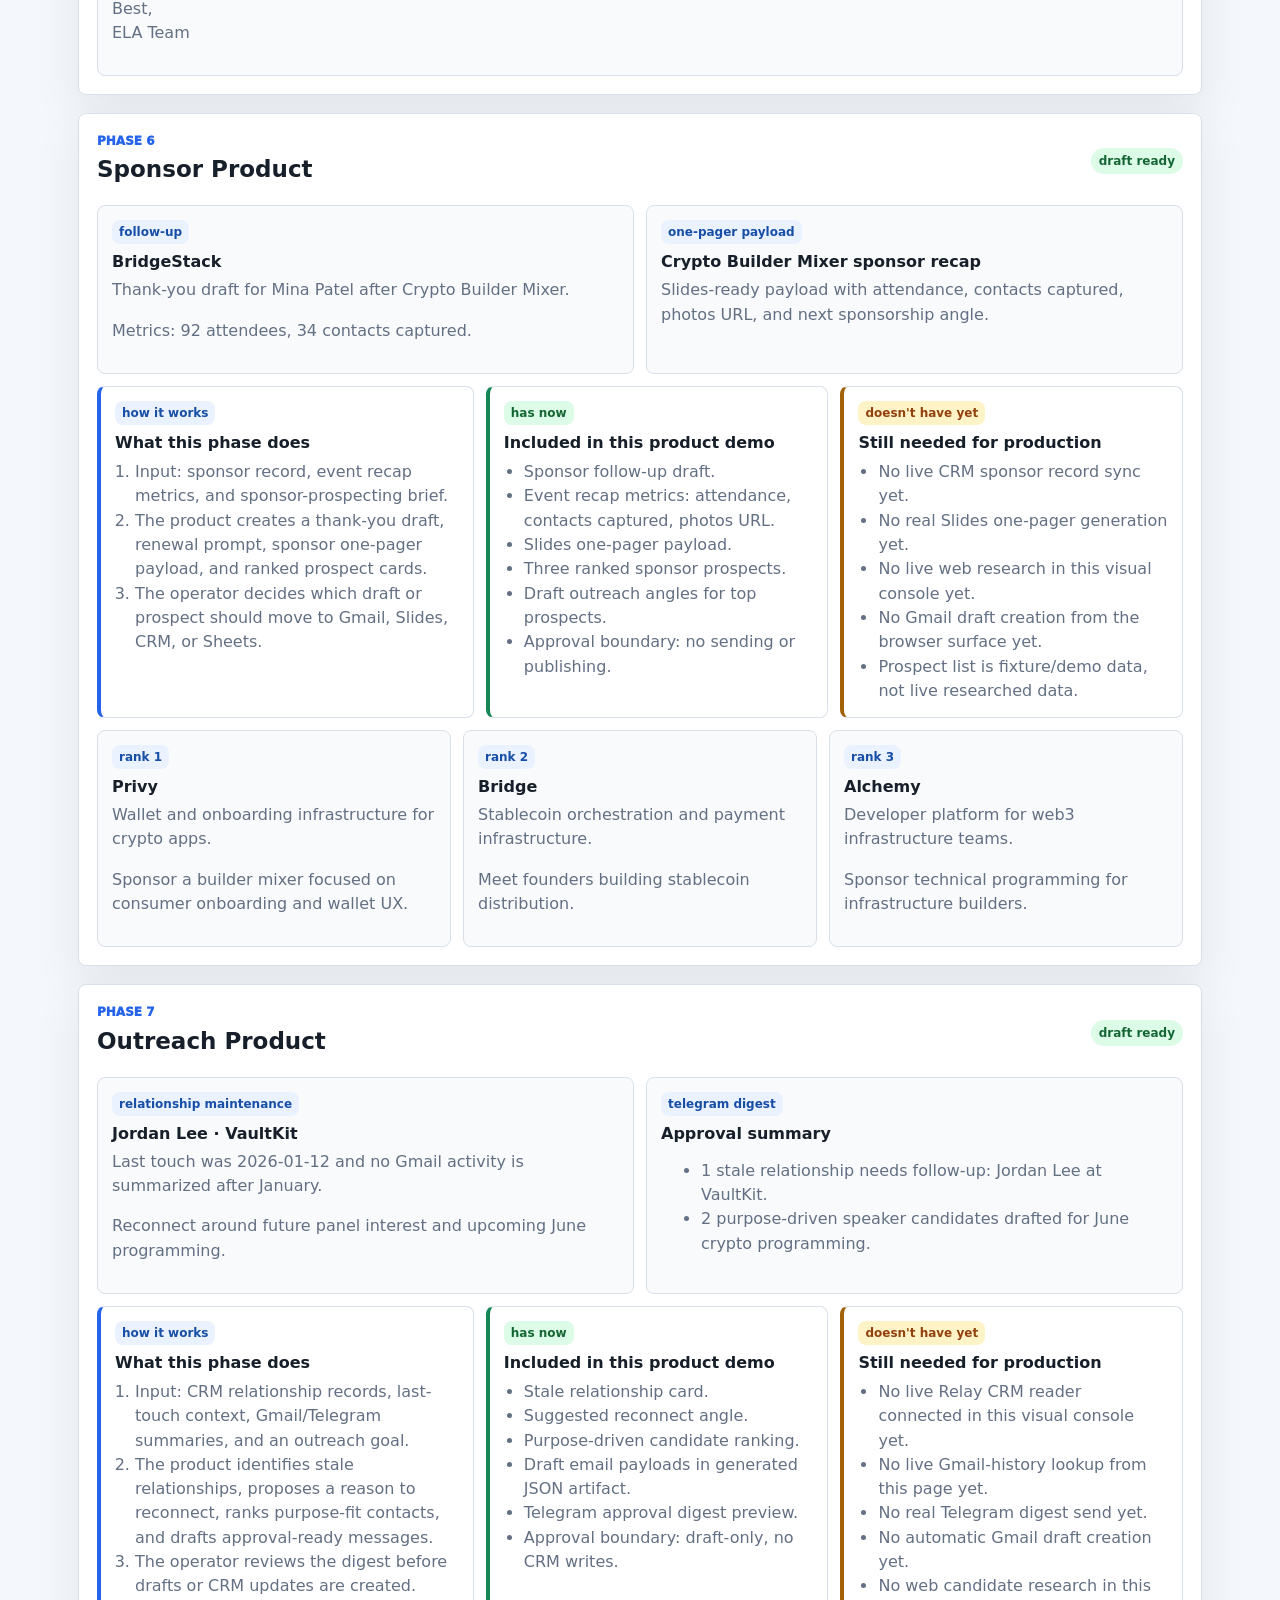
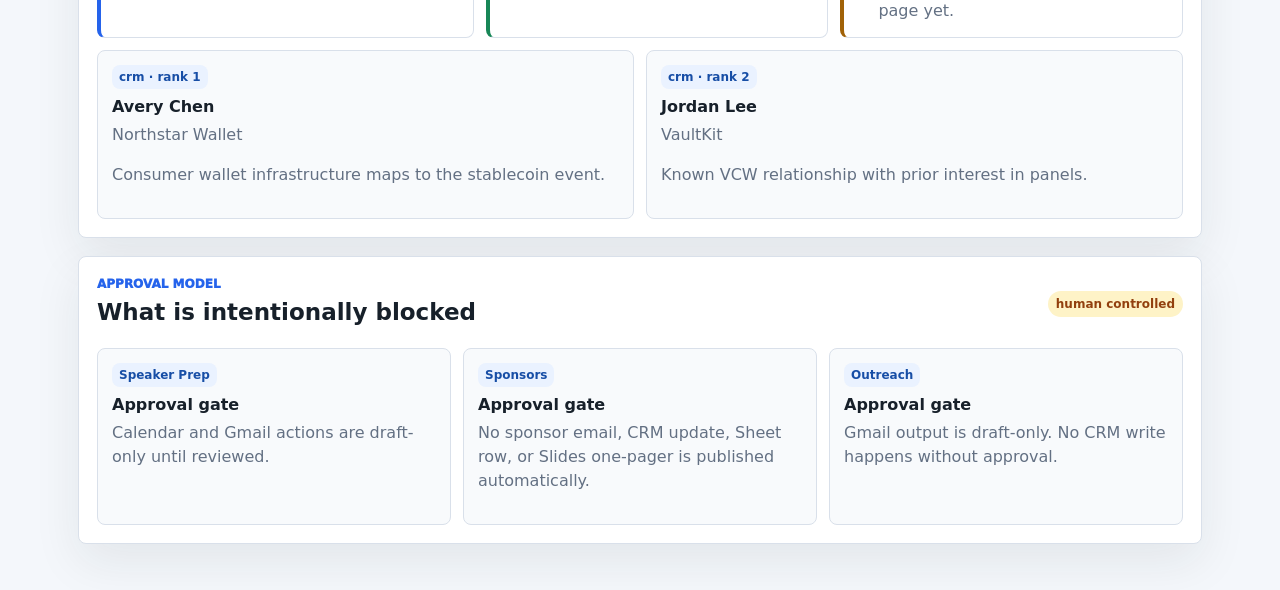
<file: embeds/sandbox/demo/workstream-products.html>
<!doctype html>
<html lang="en">
  <head>
    <meta charset="utf-8">
    <meta name="viewport" content="width=device-width, initial-scale=1">
    <title>VCW Workstream Products</title>
    <link rel="stylesheet" href="workstream-products.css">
  </head>
  <body>
    <aside>
      <div class="brand">
        <span>VCW</span>
        <div>
          <strong>Workstream Products</strong>
          <small>Speaker · Sponsor · Outreach</small>
        </div>
      </div>
      <div class="note">
        <strong>Mode</strong>
        <span>Draft-only product surfaces. No email, calendar, CRM, Slides, or Sheets write happens from this demo.</span>
      </div>
    </aside>

    <main>
      <header class="hero" id="overview">
        <div>
          <p class="eyebrow">Phase 5-7 productization</p>
          <h1>Three planned workstreams are now demoable products.</h1>
          <p>Speaker prep, sponsor workflows, and relationship outreach now have concrete operator surfaces with draft artifacts and approval gates.</p>
        </div>
        <div class="metrics">
          <article><span>Products</span><strong>3</strong></article>
          <article><span>Live writes</span><strong>0</strong></article>
          <article><span>Draft outputs</span><strong>12</strong></article>
          <article><span>Approval gates</span><strong>3</strong></article>
        </div>
      </header>

      <section class="panel" id="speaker">
        <div class="heading">
          <div>
            <p class="eyebrow">Phase 5</p>
            <h2>Speaker Prep Product</h2>
          </div>
          <span class="pill">draft ready</span>
        </div>
        <div class="two-col">
          <article class="card" id="speakerSummary"></article>
          <article class="card">
            <h3>Missing Info</h3>
            <ul id="missingInfo"></ul>
          </article>
        </div>
        <div class="explain-grid" id="speakerExplain"></div>
        <div class="question-grid" id="questionGrid"></div>
        <article class="email-card" id="speakerEmail"></article>
      </section>

      <section class="panel" id="sponsors">
        <div class="heading">
          <div>
            <p class="eyebrow">Phase 6</p>
            <h2>Sponsor Product</h2>
          </div>
          <span class="pill">draft ready</span>
        </div>
        <div class="two-col">
          <article class="card" id="sponsorFollowup"></article>
          <article class="card" id="onePager"></article>
        </div>
        <div class="explain-grid" id="sponsorExplain"></div>
        <div class="prospect-grid" id="prospectGrid"></div>
      </section>

      <section class="panel" id="outreach">
        <div class="heading">
          <div>
            <p class="eyebrow">Phase 7</p>
            <h2>Outreach Product</h2>
          </div>
          <span class="pill">draft ready</span>
        </div>
        <div class="two-col">
          <article class="card" id="maintenanceCard"></article>
          <article class="card" id="digestCard"></article>
        </div>
        <div class="explain-grid" id="outreachExplain"></div>
        <div class="prospect-grid" id="outreachGrid"></div>
      </section>

      <section class="panel" id="approval">
        <div class="heading">
          <div>
            <p class="eyebrow">Approval model</p>
            <h2>What is intentionally blocked</h2>
          </div>
          <span class="pill warn">human controlled</span>
        </div>
        <div class="approval-grid" id="approvalGrid"></div>
      </section>
    </main>

    <script src="workstream-products.js?v=20260519-clickable"></script>
  </body>
</html>
</file>
<file: embeds/sandbox/demo/newsletter-console.css>
:root {
  color-scheme: light;
  --ink: #18211d;
  --muted: #65716b;
  --line: #d7ded9;
  --paper: #f5f7f3;
  --panel: #ffffff;
  --green: #1c7652;
  --blue: #285b9b;
  --amber: #9a650e;
  --red: #983535;
  --violet: #5c4aa6;
}

* {
  box-sizing: border-box;
}

body {
  margin: 0;
  min-height: 100vh;
  background: var(--paper);
  color: var(--ink);
  font-family: Inter, ui-sans-serif, system-ui, -apple-system, BlinkMacSystemFont, "Segoe UI", sans-serif;
  display: block;
}

.sidebar {
  display: none;
}

.brand {
  display: flex;
  align-items: center;
  gap: 12px;
}

.brand > span {
  width: 42px;
  height: 42px;
  display: grid;
  place-items: center;
  border: 1px solid rgba(255, 255, 255, 0.35);
  font-weight: 850;
}

.brand strong,
.brand small,
.side-note span {
  display: block;
}

.brand small,
.side-note span {
  color: #c8c0d9;
}

nav {
  display: grid;
  gap: 8px;
}

nav a {
  color: inherit;
  text-decoration: none;
  padding: 10px 12px;
  border: 1px solid rgba(255, 255, 255, 0.16);
}

nav a.active {
  background: rgba(255, 255, 255, 0.11);
}

.side-note {
  margin-top: auto;
  padding: 14px;
  border: 1px solid rgba(255, 255, 255, 0.18);
  display: grid;
  gap: 8px;
}

main {
  padding: 28px;
}

.hero,
.panel {
  background: var(--panel);
  border: 1px solid var(--line);
}

.hero {
  min-height: 320px;
  padding: 42px;
  display: grid;
  grid-template-columns: minmax(0, 1fr) 300px;
  gap: 26px;
  align-items: end;
}

.product-newsletter {
  border-top: 6px solid var(--violet);
}

.eyebrow {
  margin: 0 0 10px;
  color: var(--violet);
  font-size: 0.78rem;
  font-weight: 850;
  letter-spacing: 0.08em;
  text-transform: uppercase;
}

h1,
h2,
h3,
p {
  margin-top: 0;
}

h1 {
  max-width: 900px;
  margin-bottom: 18px;
  font-size: clamp(2.2rem, 4vw, 4.4rem);
  line-height: 1.02;
  letter-spacing: 0;
}

h2 {
  margin-bottom: 0;
  font-size: 1.45rem;
}

h3 {
  margin-bottom: 10px;
  font-size: 1rem;
}

p {
  color: var(--muted);
  line-height: 1.55;
}

.metrics,
.generate-grid,
.readiness-grid,
.rules-grid,
.feedback-grid {
  display: grid;
  gap: 14px;
}

.metrics {
  grid-template-columns: 1fr;
}

.metric,
.form-card,
.readiness-card,
.rule-card,
.feedback-card,
.log-item {
  border: 1px solid var(--line);
  background: #fbfcfa;
  padding: 16px;
}

.metric span {
  display: block;
  color: var(--muted);
  font-size: 0.78rem;
  font-weight: 750;
  text-transform: uppercase;
}

.metric strong {
  display: block;
  margin-top: 6px;
  font-size: 1.3rem;
}

.panel {
  margin-top: 20px;
  padding: 26px;
}

.panel-heading {
  display: flex;
  justify-content: space-between;
  align-items: start;
  gap: 18px;
  margin-bottom: 20px;
}

.pill {
  padding: 7px 10px;
  border: 1px solid var(--line);
  color: var(--blue);
  font-size: 0.78rem;
  font-weight: 850;
  white-space: nowrap;
}

.pill.warn {
  color: var(--amber);
}

.pill.good {
  color: var(--green);
}

.generate-grid {
  grid-template-columns: 1fr 1.5fr 1fr;
}

.readiness-grid,
.rules-grid,
.feedback-grid {
  grid-template-columns: repeat(3, minmax(0, 1fr));
}

.form-card dl {
  margin: 0;
  display: grid;
  gap: 12px;
}

.form-card dt {
  color: var(--muted);
  font-size: 0.78rem;
  font-weight: 850;
  text-transform: uppercase;
}

.form-card dd {
  margin: 4px 0 0;
}

.actions {
  display: flex;
  flex-wrap: wrap;
  gap: 10px;
  margin-top: 16px;
}

button {
  padding: 11px 14px;
  border: 1px solid var(--ink);
  background: var(--ink);
  color: white;
  font-weight: 800;
}

button.secondary {
  background: var(--violet);
  border-color: var(--violet);
}

button.ghost {
  background: white;
  color: var(--ink);
}

.status {
  display: inline-flex;
  margin-bottom: 10px;
  color: var(--green);
  font-size: 0.76rem;
  font-weight: 850;
  text-transform: uppercase;
}

.status.blocked {
  color: var(--red);
}

.status.warn {
  color: var(--amber);
}

.table-wrap {
  overflow-x: auto;
}

table {
  width: 100%;
  border-collapse: collapse;
}

th,
td {
  padding: 13px 12px;
  border-bottom: 1px solid var(--line);
  text-align: left;
  vertical-align: top;
}

th {
  color: var(--muted);
  font-size: 0.78rem;
  text-transform: uppercase;
}

code {
  font-family: "SFMono-Regular", Consolas, monospace;
}

.log-stack {
  display: grid;
  gap: 12px;
}

.toast {
  position: fixed;
  right: 24px;
  bottom: 24px;
  transform: translateY(18px);
  opacity: 0;
  pointer-events: none;
  padding: 12px 14px;
  background: var(--ink);
  color: white;
  transition: 160ms ease;
}

.toast.visible {
  transform: translateY(0);
  opacity: 1;
}

@media (max-width: 980px) {
  body,
  .hero,
  .generate-grid {
    grid-template-columns: 1fr;
  }

  .sidebar {
    position: relative;
    height: auto;
  }

  .readiness-grid,
  .rules-grid,
  .feedback-grid {
    grid-template-columns: 1fr;
  }
}
</file>
<file: embeds/sandbox/demo/operator-console.css>
:root {
  color-scheme: light;
  --ink: #17202a;
  --muted: #637083;
  --line: #d9e0ea;
  --bg: #f4f7fb;
  --panel: #ffffff;
  --soft: #f8fafc;
  --blue: #2563eb;
  --green: #178657;
  --amber: #a16207;
  --red: #b42318;
  --shadow: 0 18px 48px rgba(23, 32, 42, 0.08);
}

* {
  box-sizing: border-box;
}

html {
  scroll-behavior: smooth;
}

body {
  margin: 0;
  min-height: 100vh;
  display: block;
  font-family: Inter, ui-sans-serif, system-ui, -apple-system, BlinkMacSystemFont, "Segoe UI", sans-serif;
  color: var(--ink);
  background: var(--bg);
}

.sidebar {
  display: none;
}

.brand {
  display: flex;
  gap: 12px;
  align-items: center;
  margin-bottom: 28px;
}

.brand > span {
  display: grid;
  place-items: center;
  width: 46px;
  height: 44px;
  border-radius: 8px;
  background: #7dd3fc;
  color: #0f172a;
  font-weight: 950;
}

.brand strong,
.brand small {
  display: block;
}

.brand small {
  color: #aeb8c7;
  margin-top: 3px;
}

nav {
  display: grid;
  gap: 8px;
}

nav a {
  color: #cbd5e1;
  text-decoration: none;
  padding: 10px 12px;
  border-radius: 8px;
  font-weight: 850;
}

nav a:hover,
nav a.active {
  color: #ffffff;
  background: rgba(255, 255, 255, 0.1);
}

.side-note {
  margin-top: 30px;
  padding: 14px;
  border: 1px solid rgba(255, 255, 255, 0.15);
  border-radius: 8px;
  background: rgba(255, 255, 255, 0.06);
}

.side-note strong,
.side-note span {
  display: block;
}

.side-note span {
  margin-top: 7px;
  color: #c3cfdd;
  font-size: 13px;
  line-height: 1.45;
}

main {
  width: min(1180px, 100%);
  margin: 0 auto;
  padding: 28px;
}

.hero,
.panel {
  background: var(--panel);
  border: 1px solid var(--line);
  border-radius: 8px;
  box-shadow: var(--shadow);
}

.hero {
  display: grid;
  grid-template-columns: 1.1fr 0.9fr;
  gap: 22px;
  padding: 24px;
  margin-bottom: 18px;
}

.panel {
  padding: 18px;
  margin-bottom: 18px;
}

.panel-heading {
  display: flex;
  justify-content: space-between;
  align-items: center;
  gap: 16px;
  margin-bottom: 15px;
}

.eyebrow {
  margin: 0 0 6px;
  color: var(--blue);
  font-size: 12px;
  font-weight: 950;
  letter-spacing: 0;
  text-transform: uppercase;
}

h1,
h2,
h3,
p {
  margin-top: 0;
}

h1 {
  margin-bottom: 10px;
  font-size: 36px;
  line-height: 1.08;
}

h2 {
  margin-bottom: 8px;
  font-size: 23px;
}

h3 {
  margin-bottom: 7px;
  font-size: 16px;
}

p {
  color: var(--muted);
  line-height: 1.52;
}

.controls {
  display: flex;
  flex-wrap: wrap;
  gap: 10px;
  align-items: flex-end;
  margin-top: 18px;
}

label {
  display: grid;
  gap: 6px;
  color: var(--muted);
  font-size: 12px;
  font-weight: 900;
  text-transform: uppercase;
}

select,
button {
  height: 42px;
  border-radius: 8px;
  font: inherit;
}

select {
  min-width: 230px;
  border: 1px solid var(--line);
  background: #ffffff;
  color: var(--ink);
  padding: 0 11px;
}

button {
  border: 0;
  padding: 0 14px;
  background: var(--ink);
  color: #ffffff;
  font-weight: 900;
  cursor: pointer;
}

button.secondary {
  background: var(--blue);
}

button.ghost {
  border: 1px solid var(--line);
  background: #ffffff;
  color: var(--ink);
}

.metrics {
  display: grid;
  grid-template-columns: repeat(2, minmax(0, 1fr));
  gap: 10px;
}

.metric,
.message-card,
.proposal-card,
.audit-item {
  border: 1px solid var(--line);
  border-radius: 8px;
  background: var(--soft);
}

.metric {
  padding: 14px;
}

.metric span {
  display: block;
  color: var(--muted);
  font-size: 12px;
  font-weight: 900;
  text-transform: uppercase;
}

.metric strong {
  display: block;
  margin-top: 6px;
  font-size: 27px;
}

.message-grid,
.proposal-grid {
  display: grid;
  grid-template-columns: repeat(auto-fit, minmax(280px, 1fr));
  gap: 12px;
}

.message-card,
.proposal-card {
  padding: 14px;
  min-height: 190px;
}

.proposal-card {
  display: grid;
  gap: 8px;
}

.proposal-top {
  display: flex;
  justify-content: space-between;
  gap: 10px;
  align-items: flex-start;
}

.pill,
.tag {
  display: inline-flex;
  width: fit-content;
  align-items: center;
  border-radius: 999px;
  padding: 6px 8px;
  background: #eaf2ff;
  color: #174ea6;
  font-size: 12px;
  font-weight: 900;
}

.pill.good,
.tag.good {
  background: #dcfce7;
  color: #166534;
}

.pill.warn,
.tag.warn {
  background: #fef3c7;
  color: #92400e;
}

.pill.danger,
.tag.danger {
  background: #fee2e2;
  color: #991b1b;
}

.proposal-actions {
  display: flex;
  gap: 8px;
  margin-top: 4px;
}

.proposal-actions button {
  height: 36px;
  padding: 0 11px;
}

.table-wrap {
  overflow-x: auto;
}

table {
  width: 100%;
  border-collapse: collapse;
  font-size: 14px;
}

th,
td {
  padding: 12px 10px;
  border-bottom: 1px solid var(--line);
  text-align: left;
  vertical-align: top;
}

th {
  color: var(--muted);
  font-size: 12px;
  text-transform: uppercase;
}

.audit-log {
  display: grid;
  gap: 8px;
}

.audit-item {
  padding: 11px;
  display: grid;
  grid-template-columns: 160px 1fr;
  gap: 12px;
}

.audit-item span {
  color: var(--muted);
  font-size: 12px;
  font-weight: 900;
}

.audit-item p {
  margin-bottom: 0;
  color: var(--ink);
}

.toast {
  position: fixed;
  right: 24px;
  bottom: 24px;
  transform: translateY(20px);
  opacity: 0;
  pointer-events: none;
  padding: 12px 14px;
  border-radius: 8px;
  background: var(--ink);
  color: white;
  font-weight: 850;
  transition: 0.18s ease;
}

.toast.visible {
  opacity: 1;
  transform: translateY(0);
}

@media (max-width: 900px) {
  body {
    display: block;
  }

  .sidebar {
    position: static;
    min-height: auto;
  }

  main {
    width: 100%;
    padding: 18px;
  }

  .hero,
  .metrics,
  .audit-item {
    grid-template-columns: 1fr;
  }
}
</file>
<file: embeds/sandbox/demo/run-surfaces.css>
:root {
  color-scheme: light;
  --ink: #17211b;
  --muted: #68736d;
  --line: #d8dfda;
  --paper: #f7f8f5;
  --panel: #ffffff;
  --green: #1f7a55;
  --blue: #285f9f;
  --amber: #9a650e;
  --red: #9b2f2f;
}

* {
  box-sizing: border-box;
}

body {
  margin: 0;
  min-height: 100vh;
  background: var(--paper);
  color: var(--ink);
  font-family: Inter, ui-sans-serif, system-ui, -apple-system, BlinkMacSystemFont, "Segoe UI", sans-serif;
  display: grid;
  grid-template-columns: 260px minmax(0, 1fr);
}

.rail {
  position: sticky;
  top: 0;
  height: 100vh;
  padding: 22px;
  background: #14221a;
  color: #eef5ef;
  display: flex;
  flex-direction: column;
  gap: 22px;
}

.brand {
  display: flex;
  align-items: center;
  gap: 12px;
}

.brand > span {
  width: 40px;
  height: 40px;
  display: grid;
  place-items: center;
  border: 1px solid rgba(255, 255, 255, 0.35);
  font-weight: 800;
}

.brand strong,
.brand small {
  display: block;
}

.brand small,
.rail-card span {
  color: #aebeb3;
}

nav {
  display: grid;
  gap: 8px;
}

nav a,
.hero-actions a {
  color: inherit;
  text-decoration: none;
}

nav a {
  padding: 10px 12px;
  border: 1px solid rgba(255, 255, 255, 0.14);
}

.rail-card {
  margin-top: auto;
  display: grid;
  gap: 8px;
  padding: 14px;
  border: 1px solid rgba(255, 255, 255, 0.18);
}

main {
  padding: 28px;
}

.hero,
.panel {
  background: var(--panel);
  border: 1px solid var(--line);
}

.hero {
  min-height: 320px;
  padding: 42px;
  display: grid;
  grid-template-columns: minmax(0, 1fr) 260px;
  gap: 28px;
  align-items: end;
}

.eyebrow {
  margin: 0 0 10px;
  color: var(--green);
  font-size: 0.78rem;
  font-weight: 800;
  letter-spacing: 0.08em;
  text-transform: uppercase;
}

h1,
h2,
h3,
p {
  margin-top: 0;
}

h1 {
  max-width: 820px;
  margin-bottom: 18px;
  font-size: clamp(2.3rem, 4vw, 4.5rem);
  line-height: 1.02;
  letter-spacing: 0;
}

h2 {
  margin-bottom: 0;
  font-size: 1.45rem;
}

h3 {
  margin-bottom: 10px;
  font-size: 1rem;
}

p {
  color: var(--muted);
  line-height: 1.55;
}

.hero-actions {
  display: grid;
  gap: 10px;
}

.hero-actions a,
button {
  padding: 12px 14px;
  border: 1px solid var(--ink);
  background: var(--ink);
  color: white;
  font-weight: 750;
}

.hero-actions a + a {
  background: white;
  color: var(--ink);
}

.panel {
  margin-top: 20px;
  padding: 26px;
}

.heading {
  display: flex;
  justify-content: space-between;
  gap: 18px;
  align-items: start;
  margin-bottom: 20px;
}

.pill {
  padding: 7px 10px;
  border: 1px solid var(--line);
  color: var(--blue);
  font-size: 0.78rem;
  font-weight: 800;
  white-space: nowrap;
}

.pill.warn {
  color: var(--amber);
}

.lane-grid,
.product-grid,
.safety-grid {
  display: grid;
  grid-template-columns: repeat(3, minmax(0, 1fr));
  gap: 14px;
}

.card,
.safety-grid article,
.command {
  border: 1px solid var(--line);
  background: #fbfcfa;
  padding: 18px;
}

.card header {
  display: flex;
  justify-content: space-between;
  gap: 12px;
  margin-bottom: 14px;
}

.card ul {
  margin: 0;
  padding-left: 18px;
  color: var(--muted);
}

.card li {
  margin: 7px 0;
}

.status {
  color: var(--green);
  font-size: 0.76rem;
  font-weight: 800;
  text-transform: uppercase;
}

.status.live {
  color: var(--red);
}

.status.trial {
  color: var(--blue);
}

.command-stack {
  display: grid;
  gap: 12px;
}

.command {
  display: grid;
  grid-template-columns: 170px minmax(0, 1fr);
  gap: 18px;
  align-items: start;
}

code,
pre {
  font-family: "SFMono-Regular", Consolas, monospace;
}

pre {
  margin: 0;
  white-space: pre-wrap;
  overflow-wrap: anywhere;
  color: #213129;
}

@media (max-width: 920px) {
  body {
    grid-template-columns: 1fr;
  }

  .rail {
    position: relative;
    height: auto;
  }

  .hero,
  .command {
    grid-template-columns: 1fr;
  }

  .lane-grid,
  .product-grid,
  .safety-grid {
    grid-template-columns: 1fr;
  }
}
</file>
<file: embeds/sandbox/demo/workstream-products.css>
:root {
  color-scheme: light;
  --ink: #17202a;
  --muted: #637083;
  --line: #d9e0ea;
  --bg: #f4f7fb;
  --panel: #ffffff;
  --soft: #f8fafc;
  --blue: #2563eb;
  --green: #178657;
  --amber: #a16207;
  --shadow: 0 18px 48px rgba(23, 32, 42, 0.08);
}

* {
  box-sizing: border-box;
}

html {
  scroll-behavior: smooth;
}

body {
  margin: 0;
  display: block;
  min-height: 100vh;
  font-family: Inter, ui-sans-serif, system-ui, -apple-system, BlinkMacSystemFont, "Segoe UI", sans-serif;
  color: var(--ink);
  background: var(--bg);
}

aside {
  display: none;
}

.brand {
  display: flex;
  gap: 12px;
  align-items: center;
  margin-bottom: 28px;
}

.brand > span {
  display: grid;
  place-items: center;
  width: 46px;
  height: 44px;
  border-radius: 8px;
  background: #7dd3fc;
  color: #0f172a;
  font-weight: 950;
}

.brand strong,
.brand small {
  display: block;
}

.brand small,
.note span {
  color: #aeb8c7;
}

nav {
  display: grid;
  gap: 8px;
}

nav a {
  color: #cbd5e1;
  text-decoration: none;
  padding: 10px 12px;
  border-radius: 8px;
  font-weight: 850;
}

nav a:hover,
nav a.active {
  color: white;
  background: rgba(255, 255, 255, 0.1);
}

.note {
  margin-top: 30px;
  padding: 14px;
  border: 1px solid rgba(255, 255, 255, 0.15);
  border-radius: 8px;
  background: rgba(255, 255, 255, 0.06);
}

.note strong,
.note span {
  display: block;
}

.note span {
  margin-top: 7px;
  font-size: 13px;
  line-height: 1.45;
}

main {
  width: min(1180px, 100%);
  margin: 0 auto;
  padding: 28px;
}

.hero,
.panel {
  background: var(--panel);
  border: 1px solid var(--line);
  border-radius: 8px;
  box-shadow: var(--shadow);
}

.hero {
  display: grid;
  grid-template-columns: 1.1fr 0.9fr;
  gap: 22px;
  padding: 24px;
  margin-bottom: 18px;
}

.panel {
  padding: 18px;
  margin-bottom: 18px;
}

.heading {
  display: flex;
  align-items: center;
  justify-content: space-between;
  gap: 16px;
  margin-bottom: 15px;
}

.eyebrow {
  margin: 0 0 6px;
  color: var(--blue);
  font-size: 12px;
  font-weight: 950;
  letter-spacing: 0;
  text-transform: uppercase;
}

h1,
h2,
h3,
p {
  margin-top: 0;
}

h1 {
  margin-bottom: 10px;
  font-size: 36px;
  line-height: 1.08;
}

h2 {
  margin-bottom: 8px;
  font-size: 23px;
}

h3 {
  margin-bottom: 7px;
  font-size: 16px;
}

p,
li {
  color: var(--muted);
  line-height: 1.52;
}

.metrics,
.two-col,
.explain-grid,
.question-grid,
.prospect-grid,
.approval-grid {
  display: grid;
  gap: 12px;
}

.metrics,
.two-col {
  grid-template-columns: repeat(2, minmax(0, 1fr));
}

.question-grid,
.prospect-grid,
.approval-grid {
  grid-template-columns: repeat(auto-fit, minmax(270px, 1fr));
}

.explain-grid {
  grid-template-columns: 1.1fr 1fr 1fr;
  margin: 12px 0;
}

.metrics article,
.card,
.explainer,
.question,
.prospect,
.email-card,
.approval {
  border: 1px solid var(--line);
  border-radius: 8px;
  background: var(--soft);
  padding: 14px;
}

.explainer {
  background: #ffffff;
  border-left: 4px solid var(--blue);
}

.explainer.has {
  border-left-color: var(--green);
}

.explainer.missing {
  border-left-color: var(--amber);
}

.explainer ol,
.explainer ul {
  margin: 8px 0 0;
  padding-left: 20px;
}

.tag.good {
  background: #dcfce7;
  color: #166534;
}

.tag.warn {
  background: #fef3c7;
  color: #92400e;
}

.metrics article span {
  display: block;
  color: var(--muted);
  font-size: 12px;
  font-weight: 900;
  text-transform: uppercase;
}

.metrics article strong {
  display: block;
  margin-top: 6px;
  font-size: 28px;
}

.pill {
  display: inline-flex;
  width: fit-content;
  border-radius: 999px;
  padding: 6px 8px;
  background: #dcfce7;
  color: #166534;
  font-size: 12px;
  font-weight: 900;
}

.pill.warn {
  background: #fef3c7;
  color: #92400e;
}

.tag {
  display: inline-flex;
  width: fit-content;
  padding: 5px 7px;
  border-radius: 8px;
  background: #eaf2ff;
  color: #174ea6;
  font-size: 12px;
  font-weight: 900;
  margin-bottom: 8px;
}

.email-card {
  margin-top: 12px;
  white-space: pre-wrap;
}

@media (max-width: 900px) {
  body {
    display: block;
  }

  aside {
    position: static;
    min-height: auto;
  }

  main {
    width: 100%;
    padding: 18px;
  }

  .hero,
  .metrics,
  .two-col,
  .explain-grid {
    grid-template-columns: 1fr;
  }
}
</file>
